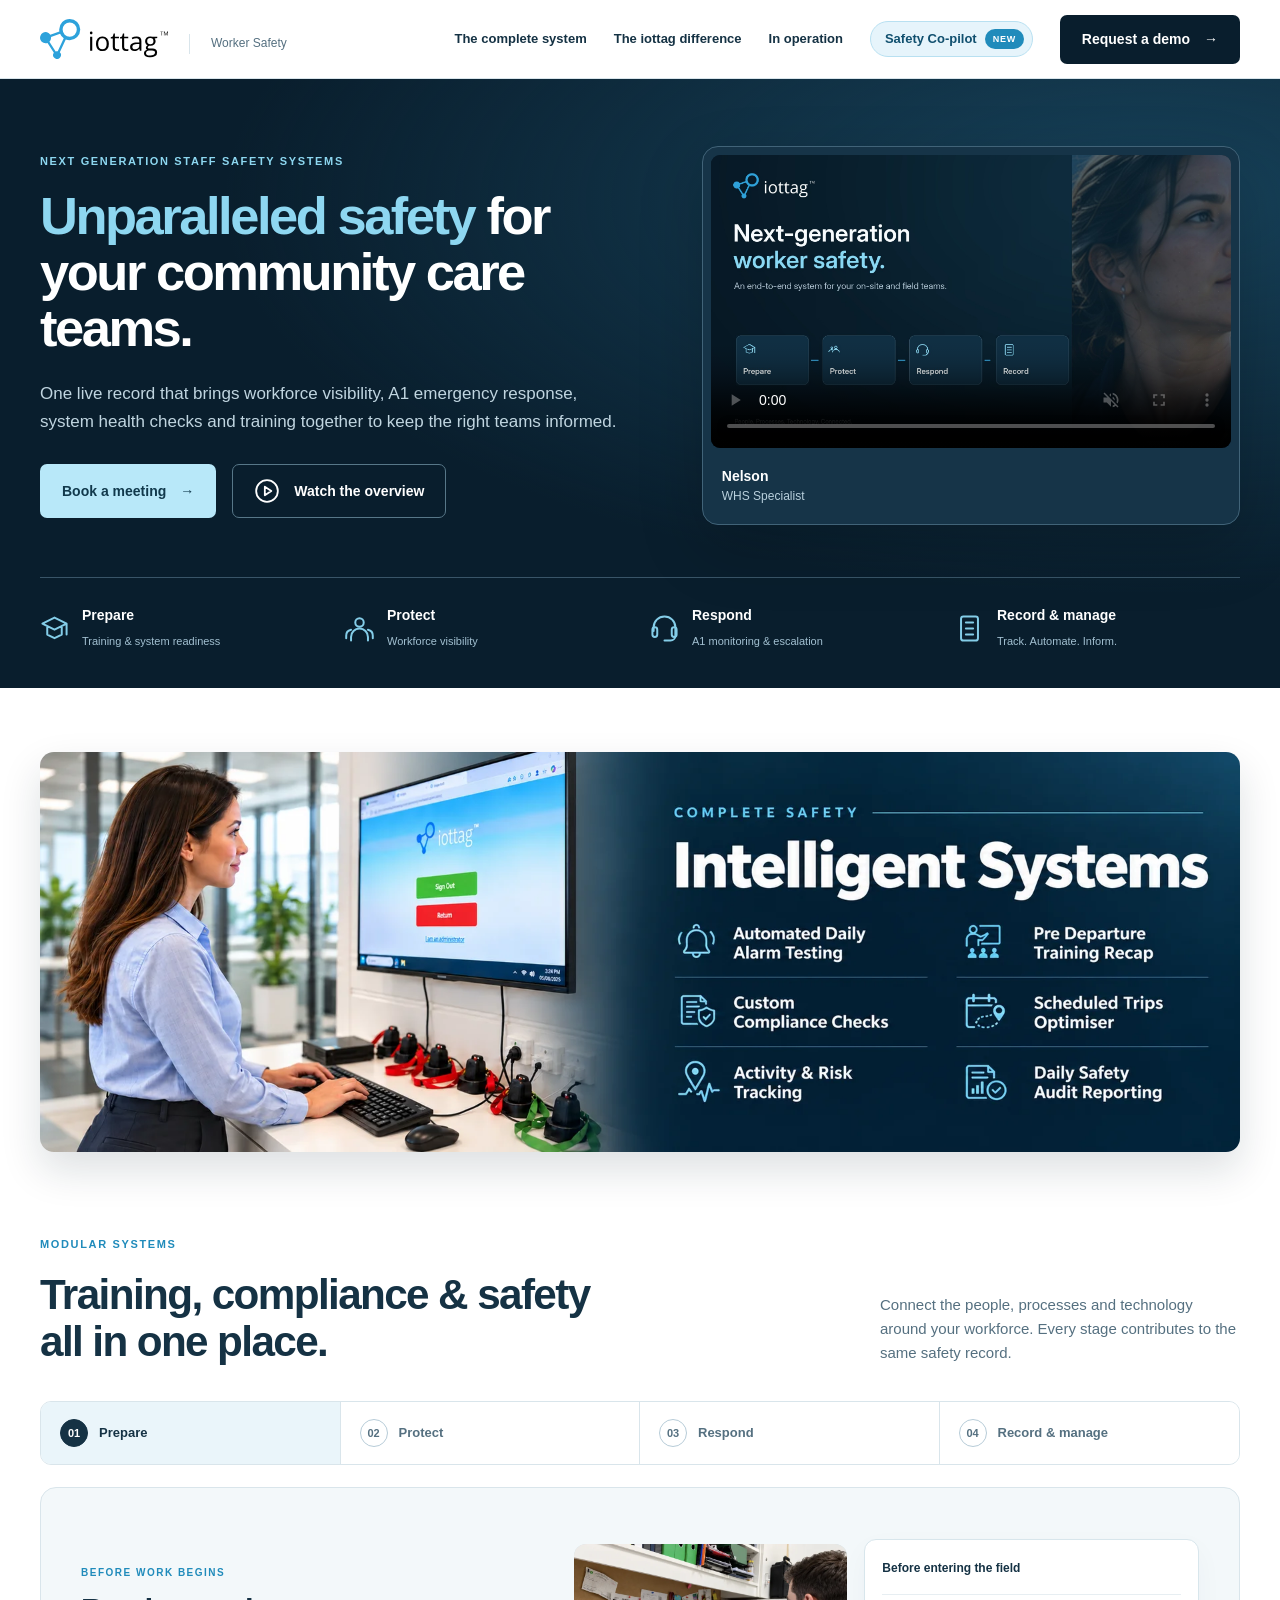
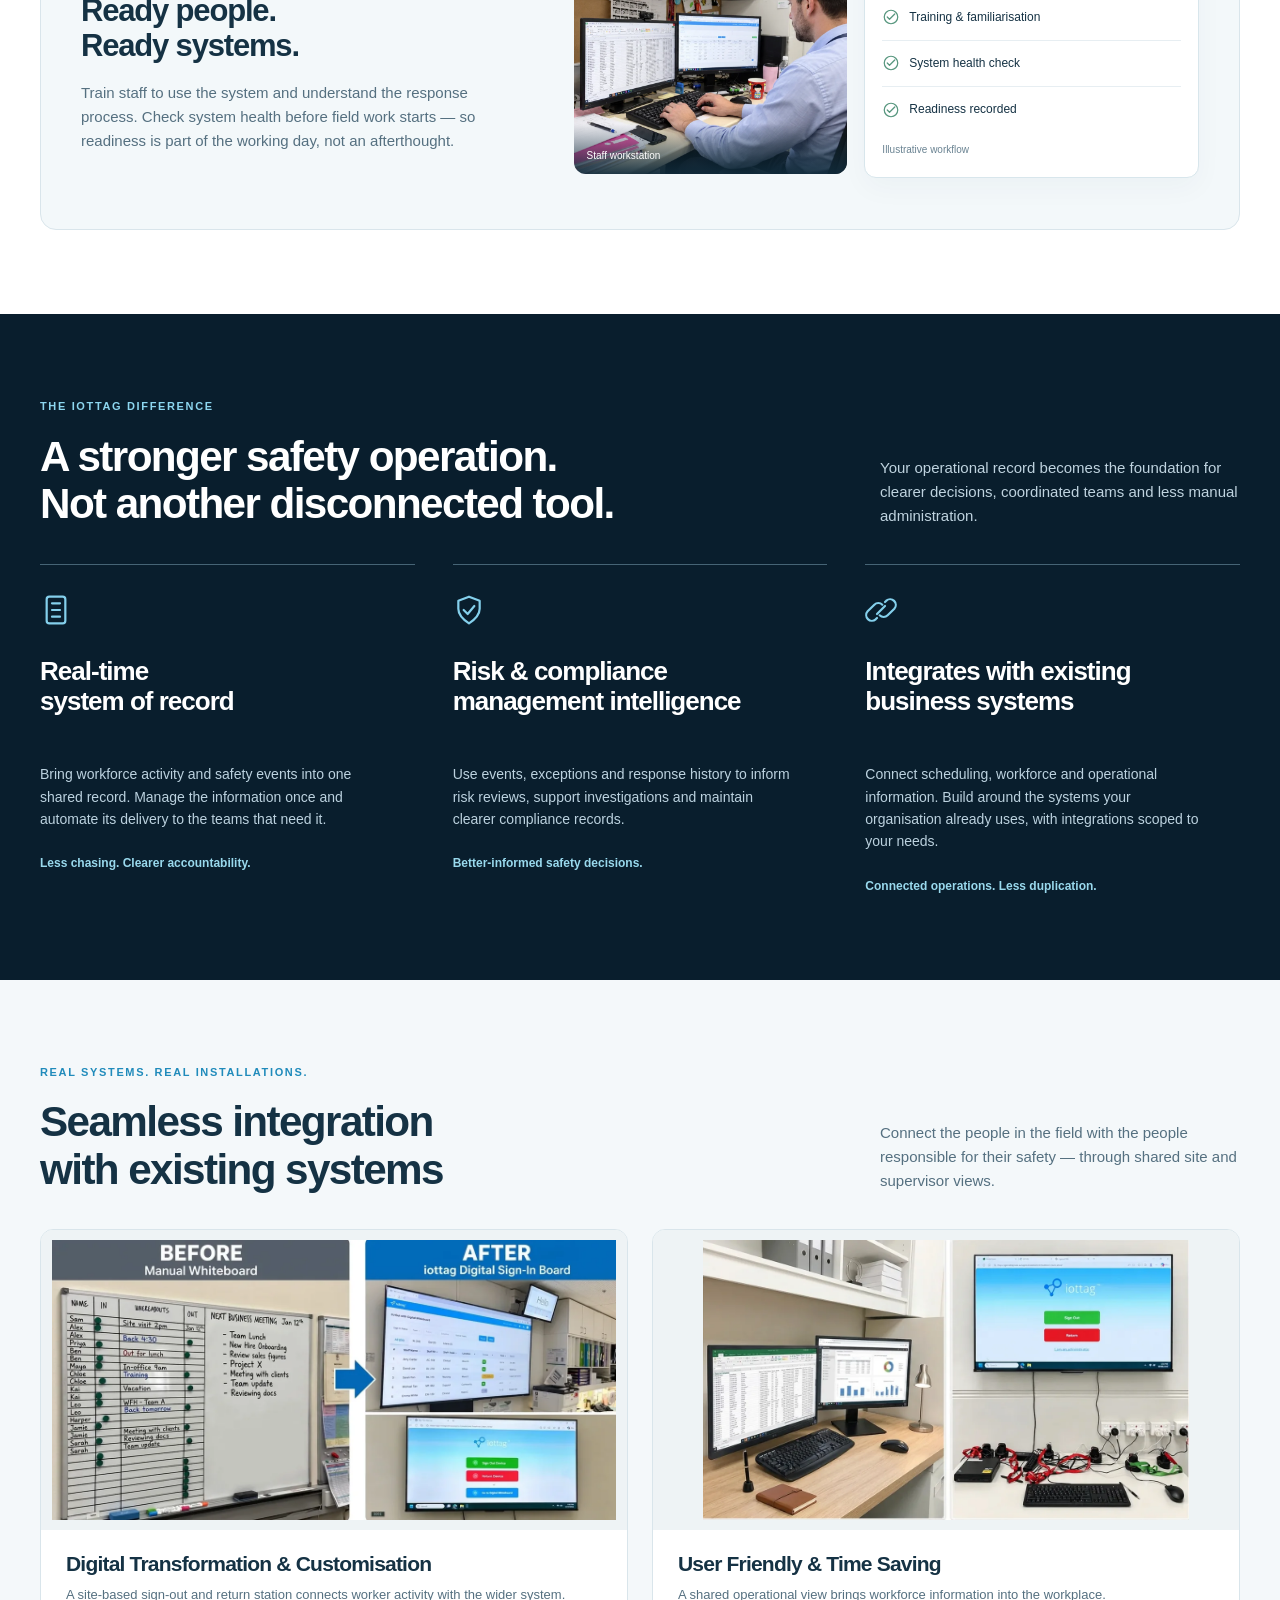
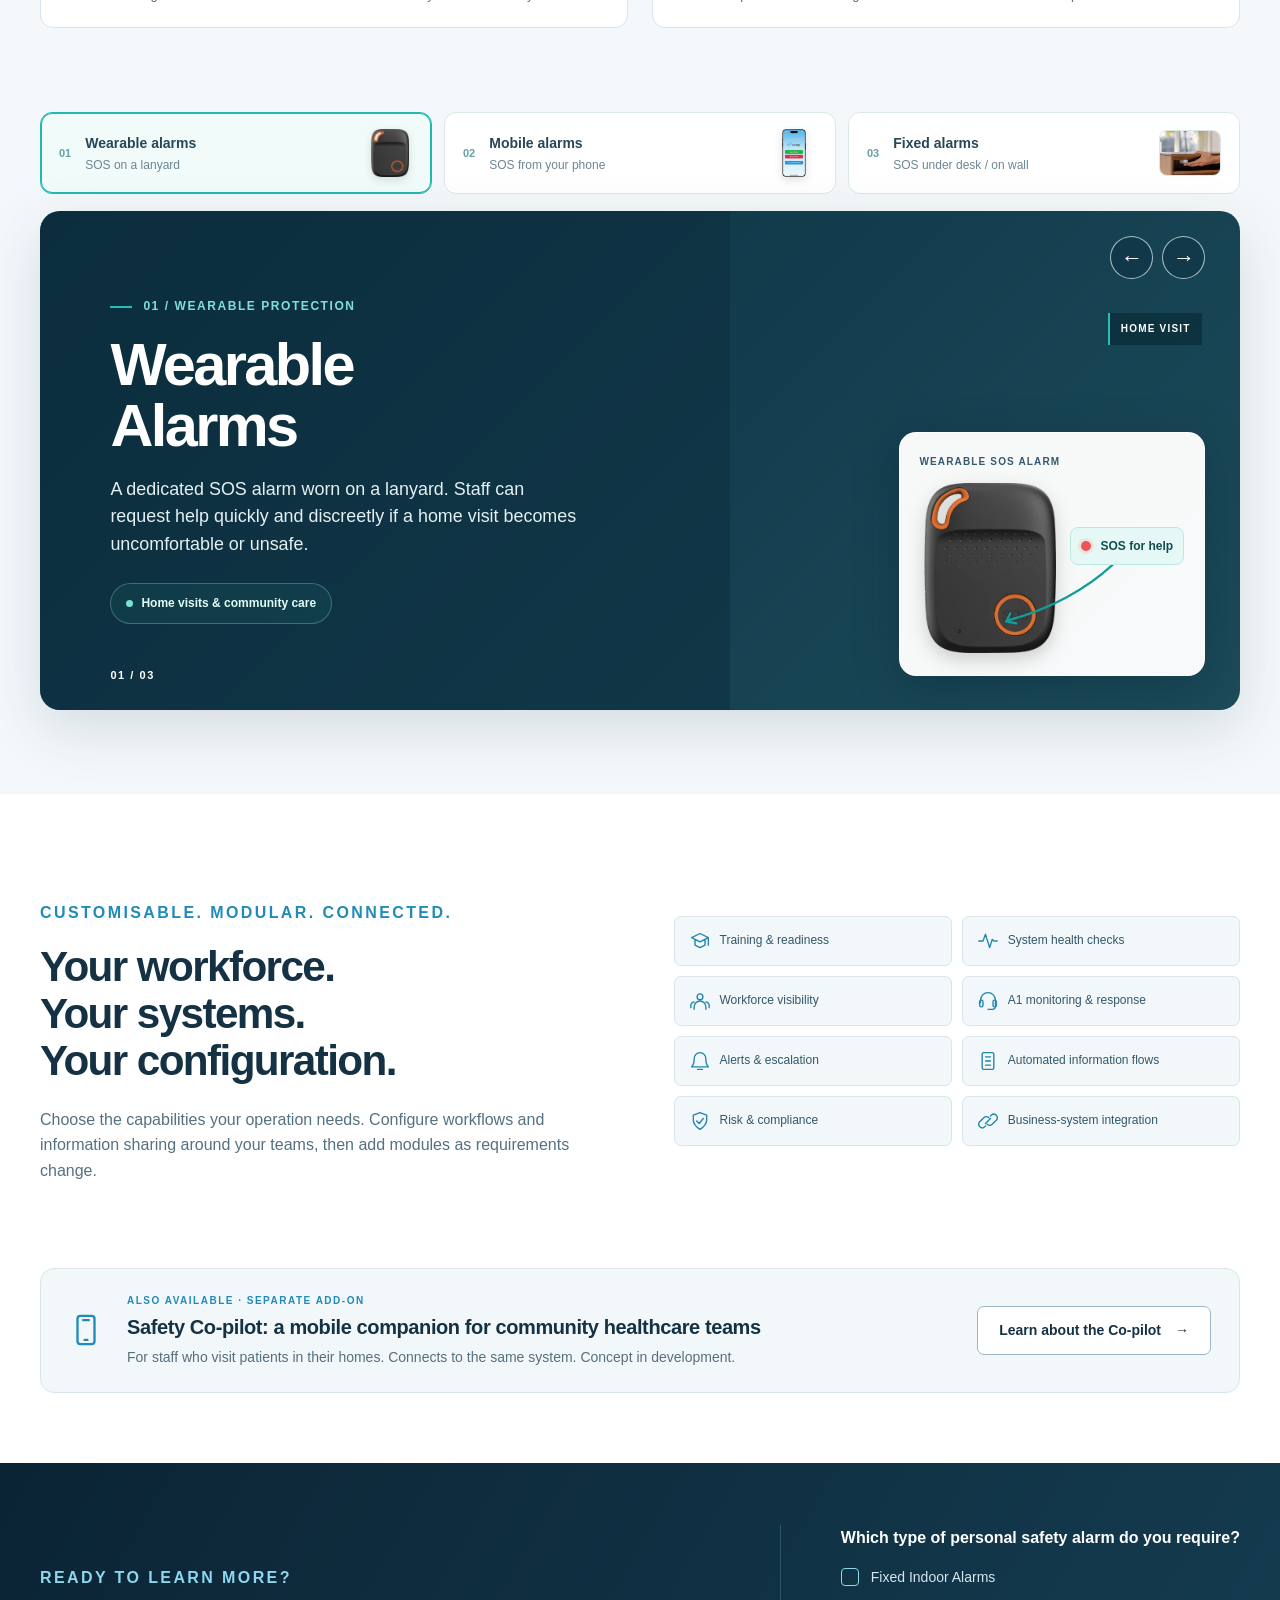
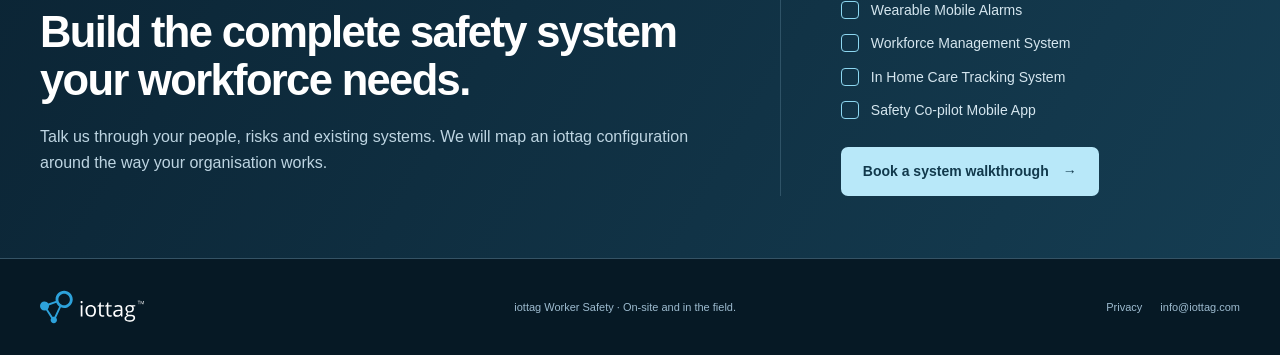
<file: index.html>
<!doctype html>
<html lang="en-AU">
<head>
<meta charset="utf-8">
<meta name="viewport" content="width=device-width,initial-scale=1">
<meta name="theme-color" content="#091e2d">
<meta name="robots" content="noindex, nofollow, noarchive">
<title>iottag Worker Safety | End-to-end enterprise safety systems</title>
<meta name="description" content="Connect training, pre-work system checks, workforce visibility and A1 emergency response. One real-time system of record, configured around your organisation.">
<link rel="canonical" href="https://loneworker.iottag.com/">
<meta property="og:type" content="website">
<meta property="og:title" content="Next-generation worker safety | iottag">
<meta property="og:description" content="Prepare. Protect. Respond. Record. An end-to-end enterprise safety system for on-site and field teams.">
<meta property="og:url" content="https://loneworker.iottag.com/">
<meta property="og:image" content="https://loneworker.iottag.com/assets/img/social-preview.jpg">
<meta property="og:image:width" content="1200">
<meta property="og:image:height" content="630">
<meta name="twitter:card" content="summary_large_image">
<link rel="icon" href="assets/img/favicon.svg" type="image/svg+xml">
<link rel="stylesheet" href="assets/css/style.css">
</head>
<body>
<a class="skip" href="#main">Skip to content</a>
<svg aria-hidden="true" style="position:absolute;width:0;height:0;overflow:hidden" xmlns="http://www.w3.org/2000/svg"><defs>
<symbol id="i-play" viewBox="0 0 24 24"><circle cx="12" cy="12" r="10"/><path d="m10 8 6 4-6 4Z"/></symbol>
<symbol id="i-training" viewBox="0 0 24 24"><path d="m2 8 10-5 10 5-10 5Z M6 10v7l6 3 6-3v-7 M22 8v9"/></symbol>
<symbol id="i-check" viewBox="0 0 24 24"><circle cx="12" cy="12" r="9"/><path d="m7 12 3 3 7-7"/></symbol>
<symbol id="i-people" viewBox="0 0 24 24"><circle cx="12" cy="7" r="3.5"/><path d="M5 22v-3a7 7 0 0 1 14 0v3 M1 20v-2a5 5 0 0 1 4-5 M23 20v-2a5 5 0 0 0-4-5"/></symbol>
<symbol id="i-headset" viewBox="0 0 24 24"><path d="M3 14v-3a9 9 0 0 1 18 0v7a4 4 0 0 1-4 4h-5"/><rect x="2" y="11" width="4" height="8" rx="2"/><rect x="18" y="11" width="4" height="8" rx="2"/></symbol>
<symbol id="i-record" viewBox="0 0 24 24"><rect x="5" y="2" width="14" height="20" rx="2"/><path d="M9 7h6 M9 12h6 M9 17h6"/></symbol>
<symbol id="i-shield" viewBox="0 0 24 24"><path d="m12 2 8 3v6c0 5-5 9-8 11-3-2-8-6-8-11V5Z"/><path d="m8 12 3 3 5-6"/></symbol>
<symbol id="i-link" viewBox="0 0 24 24"><path d="m9 15 6-6 M9 18l-1 1a4.25 4.25 0 0 1-6-6l5-5a4.25 4.25 0 0 1 6 0 M15 6l1-1a4.25 4.25 0 0 1 6 6l-5 5a4.25 4.25 0 0 1-6 0"/></symbol>
<symbol id="i-pulse" viewBox="0 0 24 24"><path d="M1 12h5l3-8 5 16 3-10 2 2h4"/></symbol>
<symbol id="i-phone" viewBox="0 0 24 24"><rect x="6" y="2" width="12" height="20" rx="2"/><path d="M10 5h4 M11 19h2"/></symbol>
<symbol id="i-screen" viewBox="0 0 24 24"><rect x="2" y="3" width="20" height="14" rx="2"/><path d="M12 17v5 M7 22h10"/></symbol>
<symbol id="i-bell" viewBox="0 0 24 24"><path d="M5 9a7 7 0 0 1 14 0c0 9 3 9 3 10H2c0-1 3-1 3-10 M9 22h6"/></symbol>
</defs></svg>
<header class="topbar"><div class="wrap nav"><a class="brand" href="#main" aria-label="iottag Worker Safety home"><img src="assets/img/logo.svg" alt="iottag" width="134" height="42"><span>Worker Safety</span></a><nav class="navlinks" aria-label="Main navigation"><a href="#system">The complete system</a><a href="#intelligence">The iottag difference</a><a href="#in-operation">In operation</a><a href="copilot.html" class="nav-new">Safety Co-pilot <b>New</b></a><a href="#contact" class="btn dark">Request a demo <span aria-hidden="true">&rarr;</span></a></nav></div></header>
<main id="main">
<section class="hero" aria-labelledby="hero-title"><div class="wrap"><div class="hero-grid"><div><p class="eyebrow light">Next generation staff safety systems</p><h1 id="hero-title"><span>Unparalleled safety</span> for your community care teams.</h1><p class="lead">One live record that brings workforce visibility, A1 emergency response, system health checks and training together to keep the right teams informed.</p><div class="hero-actions"><a href="#contact" class="btn blue">Book a meeting <span aria-hidden="true">&rarr;</span></a><button class="btn outline" type="button" id="watch-video"><svg class="icon" aria-hidden="true"><use href="#i-play"/></svg>Watch the overview</button></div></div>
<div id="video"><figure class="film"><div class="player"><video controls playsinline preload="metadata" id="worker-video" poster="assets/img/video-poster.jpg" aria-label="iottag end-to-end worker safety overview with Nelson, WHS Specialist"><source src="assets/video/WA-Health-Nelson_iottag_final.mp4" type="video/mp4">Your browser does not support this video. Please use a browser with MP4 playback support.</video><button type="button" class="video-cover" id="video-cover" aria-label="Play the 55-second iottag Worker Safety overview"><img src="assets/img/video-poster.jpg" alt="" width="1920" height="1080"><span class="play-pill"><svg class="icon" aria-hidden="true"><use href="#i-play"/></svg>Play overview</span></button></div><figcaption><div><strong>Nelson</strong><p>WHS Specialist</p></div></figcaption></figure></div></div>
<div class="hero-strip" aria-label="The connected safety lifecycle"><div class="hero-stage"><svg class="icon" aria-hidden="true"><use href="#i-training"/></svg><div><b>Prepare</b><span>Training &amp; system readiness</span></div></div><div class="hero-stage"><svg class="icon" aria-hidden="true"><use href="#i-people"/></svg><div><b>Protect</b><span>Workforce visibility</span></div></div><div class="hero-stage"><svg class="icon" aria-hidden="true"><use href="#i-headset"/></svg><div><b>Respond</b><span>A1 monitoring &amp; escalation</span></div></div><div class="hero-stage"><svg class="icon" aria-hidden="true"><use href="#i-record"/></svg><div><b>Record &amp; manage</b><span>Track. Automate. Inform.</span></div></div></div></div></section>
<section class="feature-banner" aria-label="Intelligent systems"><div class="wrap"><img src="assets/img/intelligent-systems.webp" alt="Complete safety, intelligent systems: automated daily alarm testing, pre-departure training recap, custom compliance checks, scheduled trips optimiser, activity and risk tracking, and daily safety audit reporting. A staff member signs out a device at an iottag station." width="1800" height="600" loading="lazy" decoding="async"></div></section>
<section class="section lifecycle" id="system" aria-labelledby="system-title"><div class="wrap"><div class="section-top"><div><p class="eyebrow">Modular systems</p><h2 class="section-title" id="system-title">Training, compliance &amp; safety<br>all in one place.</h2></div><p>Connect the people, processes and technology around your workforce. Every stage contributes to the same safety record.</p></div>
<div id="system-tour"><div class="tabs" role="tablist" aria-label="Explore the complete worker safety system"><button class="tab" id="tab-0" role="tab" aria-selected="true" aria-controls="panel-0" tabindex="0" data-step="0"><span>01</span>Prepare</button><button class="tab" id="tab-1" role="tab" aria-selected="false" aria-controls="panel-1" tabindex="-1" data-step="1"><span>02</span>Protect</button><button class="tab" id="tab-2" role="tab" aria-selected="false" aria-controls="panel-2" tabindex="-1" data-step="2"><span>03</span>Respond</button><button class="tab" id="tab-3" role="tab" aria-selected="false" aria-controls="panel-3" tabindex="-1" data-step="3"><span>04</span>Record &amp; manage</button></div>
<div class="panel active" id="panel-0" role="tabpanel" aria-labelledby="tab-0"><div class="panel-copy"><p class="eyebrow">Before work begins</p><h3>Ready people.<br>Ready systems.</h3><p>Train staff to use the system and understand the response process. Check system health before field work starts &mdash; so readiness is part of the working day, not an afterthought.</p></div><div class="panel-visual checks"><figure class="training-photo"><img src="assets/img/staff-workstation.webp" alt="Illustrative staff member reviewing iottag workforce records at a desk workstation" width="900" height="750" loading="eager"><figcaption>Staff workstation</figcaption></figure><div class="check-card"><div class="check-title">Before entering the field</div><div class="check-row"><svg class="icon" aria-hidden="true"><use href="#i-check"/></svg>Training &amp; familiarisation</div><div class="check-row"><svg class="icon" aria-hidden="true"><use href="#i-check"/></svg>System health check</div><div class="check-row"><svg class="icon" aria-hidden="true"><use href="#i-check"/></svg>Readiness recorded</div><p class="check-note">Illustrative workflow</p></div></div></div>
<div class="panel" id="panel-1" role="tabpanel" aria-labelledby="tab-1" hidden><div class="panel-copy"><p class="eyebrow">While people are working</p><h3>A shared view of<br>your workforce.</h3><p>Bring schedules, journeys, available location and worker status together. Supervisors see the working day, while A1 monitors staff and safety alerts through the connected system.</p></div><div class="panel-visual map-view"><div class="map-panel"><svg viewBox="0 0 300 265" role="img" aria-label="Illustrative worker journey map, not a real address"><rect width="300" height="265" fill="#d5e5eb"/><g fill="#bdd5df"><rect x="15" y="16" width="70" height="56" rx="6"/><rect x="117" y="16" width="68" height="56" rx="6"/><rect x="221" y="16" width="65" height="56" rx="6"/><rect x="15" y="112" width="70" height="60" rx="6"/><rect x="117" y="112" width="68" height="60" rx="6"/><rect x="221" y="112" width="65" height="60" rx="6"/><rect x="15" y="210" width="70" height="50" rx="6"/><rect x="117" y="210" width="68" height="50" rx="6"/><rect x="221" y="210" width="65" height="50" rx="6"/></g><g stroke="#f8fcff" stroke-width="12" fill="none"><path d="M101 0v265 M203 0v265 M0 92h300 M0 190h300"/></g><path class="route" d="M36 190h65V92h102V57" stroke="#238fbd" stroke-width="4" stroke-linejoin="round" fill="none"/><g fill="#2da2db" stroke="white" stroke-width="3"><circle cx="203" cy="57" r="8"/><circle cx="101" cy="92" r="8"/><circle cx="203" cy="190" r="8"/></g></svg><span class="map-label">Workforce view</span></div><div class="status-list"><div class="status-card"><svg class="icon" aria-hidden="true"><use href="#i-headset"/></svg><b>A1 monitoring</b><p>Worker status &amp; alerts</p></div><div class="status-card"><svg class="icon" aria-hidden="true"><use href="#i-people"/></svg><b>Supervisor visibility</b><p>Activity &amp; exceptions</p></div><div class="status-card"><b>One operational view</b><p>On-site &middot; In transit &middot; On visit</p></div></div></div></div>
<div class="panel" id="panel-2" role="tabpanel" aria-labelledby="tab-2" hidden><div class="panel-copy"><p class="eyebrow">When help is needed</p><h3>A1 emergency response.<br>People behind the process.</h3><p>A1 call-centre monitoring connects the alert to your agreed escalation process. Available location and incident audio help inform the response, while supervisors receive updates.</p></div><div class="panel-visual"><div class="response-diagram"><svg class="connecting" viewBox="0 0 550 260" preserveAspectRatio="none" aria-hidden="true"><path class="signal-path" d="M76 130H268 M290 130H360V68H466 M360 130V205H466"/></svg><div class="process-box alert"><svg class="icon" aria-hidden="true"><use href="#i-bell"/></svg><b>Worker alert</b><p>Help needed</p></div><div class="process-box a1"><svg class="icon" aria-hidden="true"><use href="#i-headset"/></svg><b>A1 response</b><p>Monitoring<br>&amp; escalation</p></div><div class="branch"><div class="process-box"><svg class="icon" aria-hidden="true"><use href="#i-shield"/></svg><b>Emergency services</b><p>Police / ambulance</p></div><div class="process-box"><svg class="icon" aria-hidden="true"><use href="#i-people"/></svg><b>Supervisors</b><p>Alerts &amp; updates</p></div></div></div><p class="scenario-note">Response configured around your organisation.</p></div></div>
<div class="panel" id="panel-3" role="tabpanel" aria-labelledby="tab-3" hidden><div class="panel-copy"><p class="eyebrow">Across the entire operation</p><h3>Record what happens.<br>Keep the right teams informed.</h3><p>Track activity, alerts, response actions and outcomes in one live record. Automate relevant information to supervisors, WHS and response teams &mdash; instead of chasing updates across disconnected tools.</p></div><div class="panel-visual"><div class="record-visual"><div class="record-title"><strong>Real-time system of record</strong><svg class="icon" aria-hidden="true"><use href="#i-record"/></svg></div><div class="record-lines"><div><i></i>Training &amp; readiness recorded<em>Before work</em></div><div><i></i>Worker activity updated<em>During work</em></div><div><i></i>Alert &amp; response captured<em>Incident</em></div><div><i></i>Relevant teams informed<em>Automated flow</em></div></div></div><p class="scenario-note">Illustrative event history &mdash; not a live worker record.</p></div></div>
</div></div></section>
<section class="section enterprise" id="intelligence" aria-labelledby="intelligence-title"><div class="wrap"><div class="section-top"><div><p class="eyebrow light">The iottag difference</p><h2 class="section-title" id="intelligence-title">A stronger safety operation.<br>Not another disconnected tool.</h2></div><p>Your operational record becomes the foundation for clearer decisions, coordinated teams and less manual administration.</p></div><div class="enterprise-grid"><article class="usp"><svg class="icon" aria-hidden="true"><use href="#i-record"/></svg><h3>Real-time<br>system of record</h3><p>Bring workforce activity and safety events into one shared record. Manage the information once and automate its delivery to the teams that need it.</p><span class="benefit">Less chasing. Clearer accountability.</span></article><article class="usp"><svg class="icon" aria-hidden="true"><use href="#i-shield"/></svg><h3>Risk &amp; compliance management intelligence</h3><p>Use events, exceptions and response history to inform risk reviews, support investigations and maintain clearer compliance records.</p><span class="benefit">Better-informed safety decisions.</span></article><article class="usp"><svg class="icon" aria-hidden="true"><use href="#i-link"/></svg><h3>Integrates with existing business systems</h3><p>Connect scheduling, workforce and operational information. Build around the systems your organisation already uses, with integrations scoped to your needs.</p><span class="benefit">Connected operations. Less duplication.</span></article></div></div></section>
<section class="section proof" id="in-operation" aria-labelledby="proof-title"><div class="wrap"><div class="section-top"><div><p class="eyebrow">Real systems. Real installations.</p><h2 class="section-title" id="proof-title">Seamless integration<br>with existing systems</h2></div><p>Connect the people in the field with the people responsible for their safety &mdash; through shared site and supervisor views.</p></div><div class="proof-grid"><figure class="proof-card"><div class="proof-photo"><img src="assets/img/signout-station.webp" alt="Before and after: a manual staff whiteboard replaced by the iottag digital sign-in board and sign-out display" width="1200" height="596" loading="lazy" decoding="async"></div><figcaption><h3>Digital Transformation &amp; Customisation</h3><p>A site-based sign-out and return station connects worker activity with the wider system.</p></figcaption></figure><figure class="proof-card"><div class="proof-photo"><img src="assets/img/operational-display.webp" alt="iottag workstations and a wall-mounted sign-out display with safety devices on the desk" width="1200" height="690" loading="lazy" decoding="async"></div><figcaption><h3>User Friendly &amp; Time Saving</h3><p>A shared operational view brings workforce information into the workplace.</p></figcaption></figure></div></div></section>
<section class="section alarms" id="alarm-types" aria-label="Personal alarm options"><div class="wrap"><div class="al-tabs" role="tablist" aria-label="Choose alarm type"><button type="button" role="tab" id="al-tab-0" aria-controls="al-slide-0" aria-selected="true" tabindex="0"><span class="al-index">01</span><span><span class="al-tab-title">Wearable alarms</span><span class="al-tab-sub">SOS on a lanyard</span></span><img class="al-thumb" src="assets/img/sos-pendant.webp" alt="" width="323" height="417" loading="lazy" decoding="async"></button><button type="button" role="tab" id="al-tab-1" aria-controls="al-slide-1" aria-selected="false" tabindex="-1"><span class="al-index">02</span><span><span class="al-tab-title">Mobile alarms</span><span class="al-tab-sub">SOS from your phone</span></span><img class="al-thumb" src="assets/img/mobile-app.webp" alt="" width="152" height="308" loading="lazy" decoding="async"></button><button type="button" role="tab" id="al-tab-2" aria-controls="al-slide-2" aria-selected="false" tabindex="-1"><span class="al-index">03</span><span><span class="al-tab-title">Fixed alarms</span><span class="al-tab-sub">SOS under desk / on wall</span></span><img class="al-thumb photo" src="assets/img/fixed-alarm.webp" alt="" width="920" height="696" loading="lazy" decoding="async"></button></div><div class="al-carousel" role="region" aria-roledescription="carousel" aria-label="Personal alarm options"><article class="al-slide is-active" id="al-slide-0" role="tabpanel" aria-labelledby="al-tab-0" aria-roledescription="slide" aria-label="Slide 1 of 3: Wearable alarm" aria-hidden="false"><span class="al-cue">Home visit</span><div class="al-copy"><span class="al-kicker">01 / Wearable protection</span><h3 class="al-title">Wearable<br>Alarms</h3><p class="al-detail">A dedicated SOS alarm worn on a lanyard. Staff can request help quickly and discreetly if a home visit becomes uncomfortable or unsafe.</p><span class="al-context">Home visits &amp; community care</span></div><div class="al-card" role="img" aria-label="iottag wearable alarm with SOS for help callout"><div class="al-card-top"><span class="al-card-type">Wearable SOS alarm</span></div><img class="al-wear" src="assets/img/sos-pendant.webp" alt="Black and orange iottag wearable alarm with SOS button" width="323" height="417" loading="lazy" decoding="async"><div class="al-sos"><i aria-hidden="true"></i>SOS for help</div><svg class="al-annotation" viewBox="0 0 306 244" aria-hidden="true"><path d="M214 133 C188 157 151 178 108 189"/><path d="M111 182 L107 190 L117 192"/></svg></div></article><article class="al-slide" id="al-slide-1" role="tabpanel" aria-labelledby="al-tab-1" aria-roledescription="slide" aria-label="Slide 2 of 3: Mobile alarm" aria-hidden="true"><span class="al-cue">Off and on site safety</span><div class="al-copy"><span class="al-kicker">02 / Phone-based protection</span><h3 class="al-title">Mobile<br>Alarms</h3><p class="al-detail">If a client becomes aggressive or the situation escalates, staff can use the mobile app to raise an SOS without leaving the visit unprotected.</p><span class="al-context">Solo visits &amp; outreach staff</span></div><div class="al-card" role="img" aria-label="iottag mobile app with SOS for help callout"><div class="al-card-top"><span class="al-card-type">Mobile SOS</span></div><div class="al-phone" aria-hidden="true"><div class="al-phone-screen"><div class="al-phone-logo">iottag</div><div class="al-phone-dot"></div><div class="al-phone-line"></div><div class="al-phone-btn"></div><div class="al-phone-btn alt"></div><div class="al-phone-btn small"></div></div></div><div class="al-sos"><i aria-hidden="true"></i>SOS for help</div><svg class="al-annotation" viewBox="0 0 306 244" aria-hidden="true"><path d="M212 132 C186 151 149 164 86 161"/><path d="M97 155 L85 161 L96 168"/></svg></div></article><article class="al-slide" id="al-slide-2" role="tabpanel" aria-labelledby="al-tab-2" aria-roledescription="slide" aria-label="Slide 3 of 3: Fixed alarm" aria-hidden="true"><span class="al-cue">Patient-facing workplace</span><div class="al-copy"><span class="al-kicker">03 / On-site protection</span><h3 class="al-title">Fixed<br>Alarms</h3><p class="al-detail">A discreet alarm fitted under a desk or on a wall gives staff immediate access to help when a patient or visitor becomes confrontational.</p><span class="al-context">Clinics, reception &amp; consulting rooms</span></div><div class="al-card" role="img" aria-label="Fixed under-desk alarm with SOS for help callout"><div class="al-card-top"><span class="al-card-type">Fixed duress alarm</span></div><img class="al-fixed" src="assets/img/fixed-alarm.webp" alt="Compact fixed duress alarm mounted discreetly beneath a desk with a staff member reaching toward it" width="920" height="696" loading="lazy" decoding="async"><div class="al-sos"><i aria-hidden="true"></i>SOS for help</div><svg class="al-annotation" viewBox="0 0 306 244" aria-hidden="true"><path d="M214 136 C176 145 128 154 76 160"/><path d="M87 152 L75 160 L88 166"/></svg></div></article><div class="al-controls"><button type="button" class="al-arrow al-prev" aria-label="Previous alarm type">&#8592;</button><button type="button" class="al-arrow al-next" aria-label="Next alarm type">&#8594;</button></div><div class="al-counter" aria-live="polite">01 / 03</div></div></div></section>
<section class="section" aria-labelledby="modular-title"><div class="wrap modular-grid"><div class="modular-copy"><p class="eyebrow">Customisable. Modular. Connected.</p><h2 class="section-title" id="modular-title">Your workforce.<br>Your systems.<br>Your configuration.</h2><p>Choose the capabilities your operation needs. Configure workflows and information sharing around your teams, then add modules as requirements change.</p></div><div><div class="modules" aria-label="Configurable capabilities"><div class="module"><svg class="icon" aria-hidden="true"><use href="#i-training"/></svg>Training &amp; readiness</div><div class="module"><svg class="icon" aria-hidden="true"><use href="#i-pulse"/></svg>System health checks</div><div class="module"><svg class="icon" aria-hidden="true"><use href="#i-people"/></svg>Workforce visibility</div><div class="module"><svg class="icon" aria-hidden="true"><use href="#i-headset"/></svg>A1 monitoring &amp; response</div><div class="module"><svg class="icon" aria-hidden="true"><use href="#i-bell"/></svg>Alerts &amp; escalation</div><div class="module"><svg class="icon" aria-hidden="true"><use href="#i-record"/></svg>Automated information flows</div><div class="module"><svg class="icon" aria-hidden="true"><use href="#i-shield"/></svg>Risk &amp; compliance</div><div class="module"><svg class="icon" aria-hidden="true"><use href="#i-link"/></svg>Business-system integration</div></div></div></div></section>
<section class="cp-addon" id="copilot" aria-labelledby="copilot-title"><div class="wrap"><div class="cp-addon-card"><svg class="icon" aria-hidden="true"><use href="#i-phone"/></svg><div><p class="eyebrow">Also available &middot; Separate add-on</p><h2 id="copilot-title">Safety Co-pilot: a mobile companion for community healthcare teams</h2><p>For staff who visit patients in their homes. Connects to the same system. Concept in development.</p></div><a class="btn ghost" href="copilot.html">Learn about the Co-pilot <span aria-hidden="true">&rarr;</span></a></div></div></section>
<section class="contact" id="contact" aria-labelledby="contact-title"><div class="wrap contact-grid"><div><p class="eyebrow light">Ready to learn more?</p><h2 id="contact-title">Build the complete safety system<br>your workforce needs.</h2><p>Talk us through your people, risks and existing systems. We will map an iottag configuration around the way your organisation works.</p></div><div class="contact-side"><p class="contact-q">Which type of personal safety alarm do you require?</p><ul class="contact-options"><li><label><input type="checkbox" name="alarm-type" value="Fixed Indoor Alarms"><span class="tick" aria-hidden="true"></span>Fixed Indoor Alarms</label></li><li><label><input type="checkbox" name="alarm-type" value="Wearable Mobile Alarms"><span class="tick" aria-hidden="true"></span>Wearable Mobile Alarms</label></li><li><label><input type="checkbox" name="alarm-type" value="Workforce Management System"><span class="tick" aria-hidden="true"></span>Workforce Management System</label></li><li><label><input type="checkbox" name="alarm-type" value="In Home Care Tracking System"><span class="tick" aria-hidden="true"></span>In Home Care Tracking System</label></li><li><label><input type="checkbox" name="alarm-type" value="Safety Co-pilot Mobile App"><span class="tick" aria-hidden="true"></span>Safety Co-pilot Mobile App</label></li></ul><a id="demo-email" class="btn blue" href="mailto:info@iottag.com?subject=iottag%20Worker%20Safety%20system%20walkthrough&amp;body=Hello%20iottag%2C%0A%0AI%20would%20like%20to%20discuss%20an%20end-to-end%20worker%20safety%20system.%0A%0AOrganisation%3A%0AWorkforce%20size%3A%0ACurrent%20systems%3A%0APhone%3A%0A%0AThank%20you.">Book a system walkthrough <span aria-hidden="true">&rarr;</span></a></div></div></section>
<dialog class="enquiry" id="enquiry" aria-labelledby="enquiry-title"><form class="enquiry-form" id="enquiry-form"><button type="button" class="enquiry-close" aria-label="Close" data-close>&times;</button><p class="eyebrow">Book a system walkthrough</p><h2 id="enquiry-title">Tell us how to reach you</h2><p class="enquiry-intro">Our team will contact you to arrange a walkthrough of the iottag system.</p><p class="enquiry-interests" id="enquiry-interests" hidden></p><div class="enquiry-grid"><label>Name<input type="text" name="name" autocomplete="name" maxlength="200" required></label><label>Company<input type="text" name="company" autocomplete="organization" maxlength="200" required></label><label>Role <span>(optional)</span><input type="text" name="role" autocomplete="organization-title" maxlength="200"></label><label>Email<input type="email" name="email" autocomplete="email" maxlength="254" required></label><label>Phone<input type="tel" name="phone" autocomplete="tel" maxlength="40" pattern="\+?[0-9 \(\)\.\/\-]{6,30}" title="Digits, spaces and + ( ) - only" required></label></div><label class="enquiry-trap" aria-hidden="true">Website<input type="text" name="website" tabindex="-1" autocomplete="off"></label><p class="enquiry-status" id="enquiry-status" role="status" aria-live="polite"></p><button type="submit" class="btn dark">Send request <span aria-hidden="true">&rarr;</span></button><p class="enquiry-note">See how we handle your details in our <a href="privacy.html">privacy information</a>.</p></form><div class="enquiry-done" id="enquiry-done" hidden><button type="button" class="enquiry-close" aria-label="Close" data-close>&times;</button><p class="eyebrow">Request sent</p><h2>Thank you.</h2><p>We have your details and will be in touch to arrange your walkthrough.</p><button type="button" class="btn dark" data-close>Close</button></div></dialog>
</main>
<footer class="footer"><div class="wrap footer-inner"><a href="#main" aria-label="Back to iottag Worker Safety"><img src="assets/img/logo-footer.svg" alt="iottag" width="134" height="42"></a><p class="footer-credit">iottag Worker Safety &middot; On-site and in the field.</p><span class="footer-links"><a href="privacy.html">Privacy</a><a href="mailto:info@iottag.com">info@iottag.com</a></span></div></footer>
<script src="assets/js/main.js" defer></script>
</body>
</html>
</file>
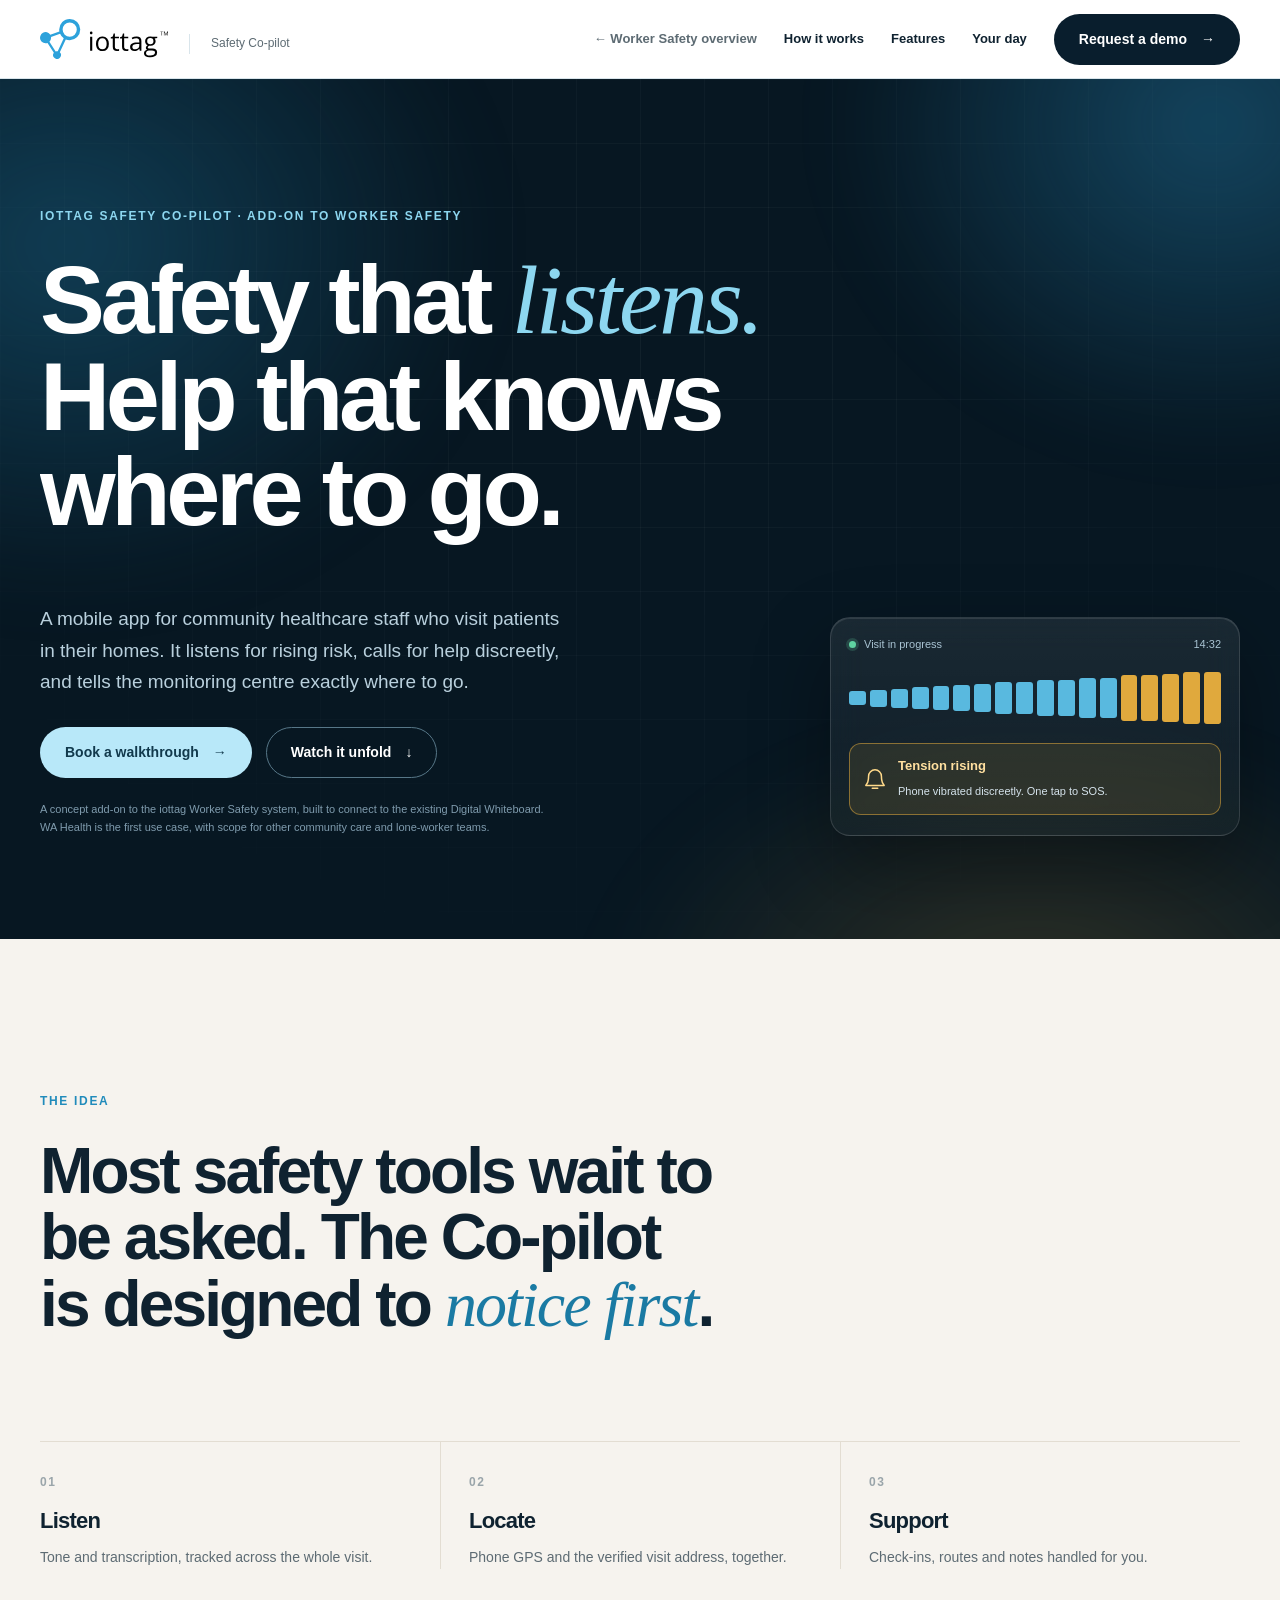
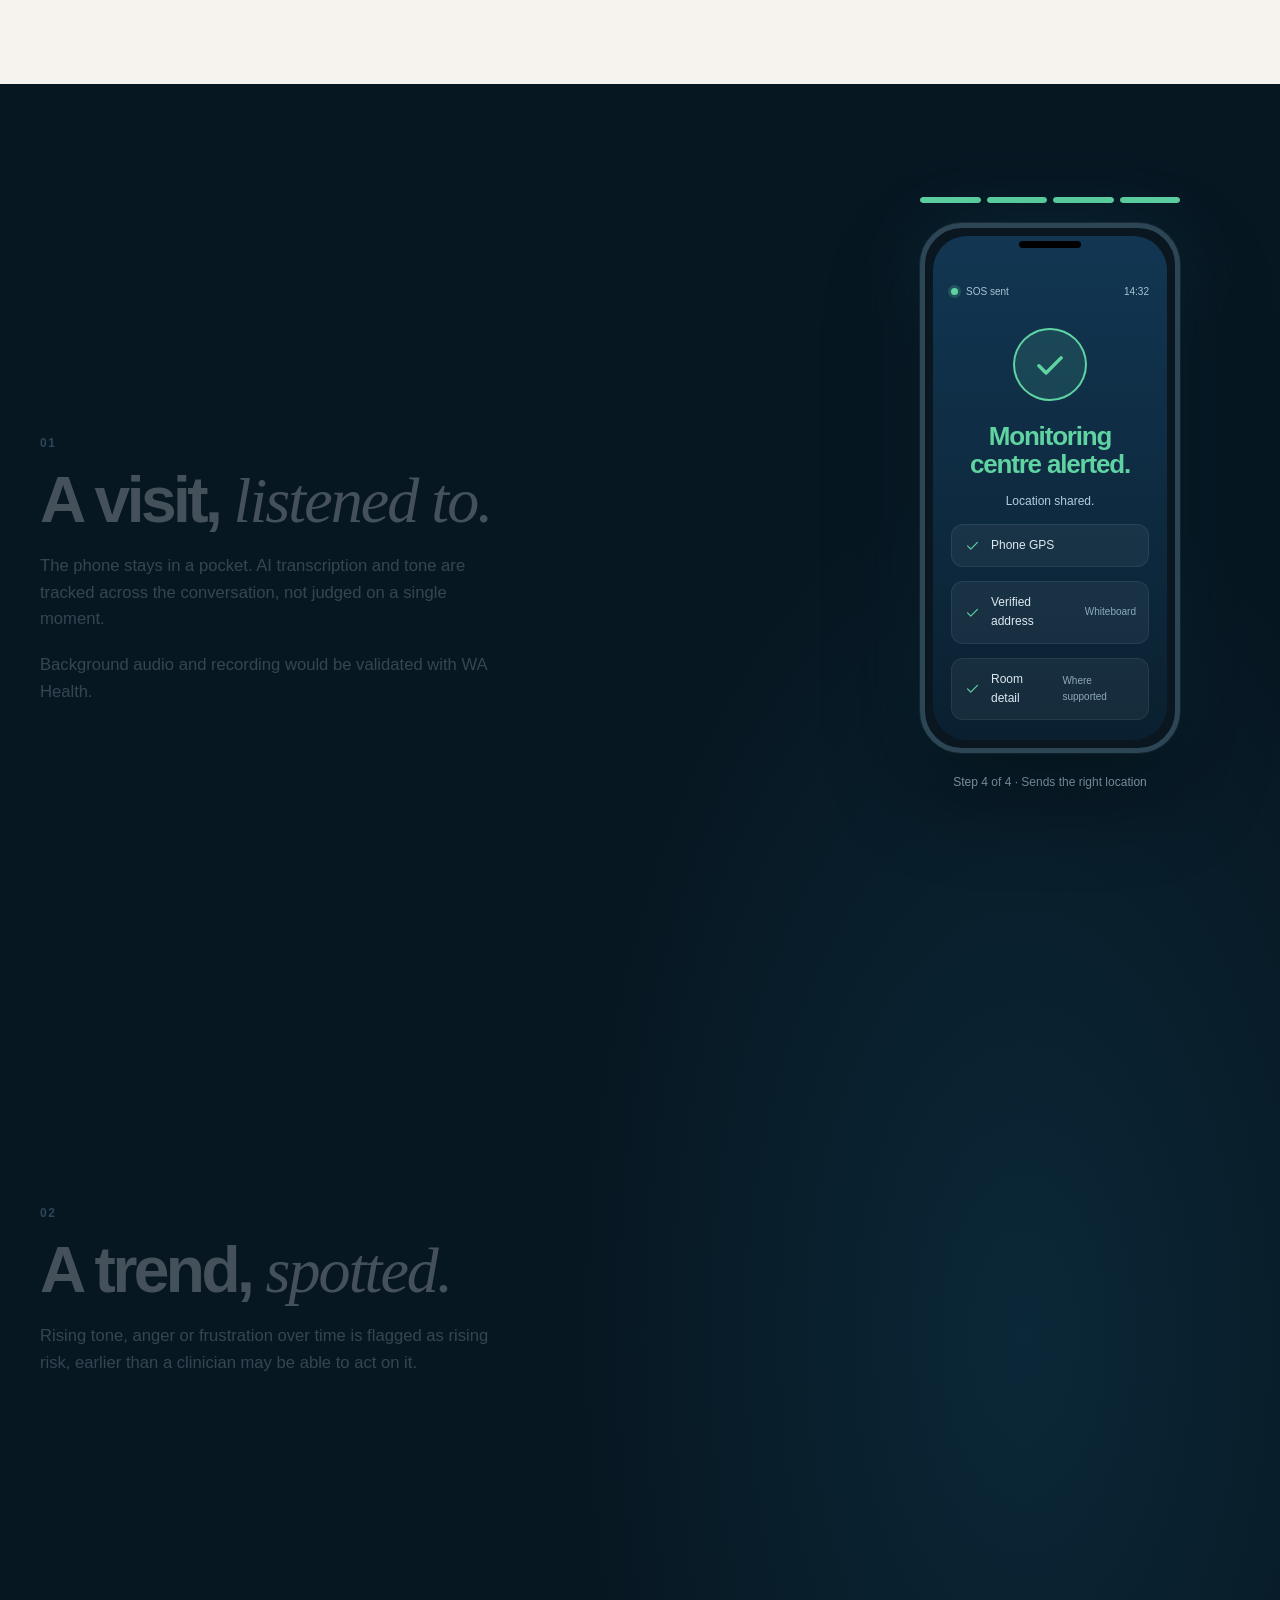
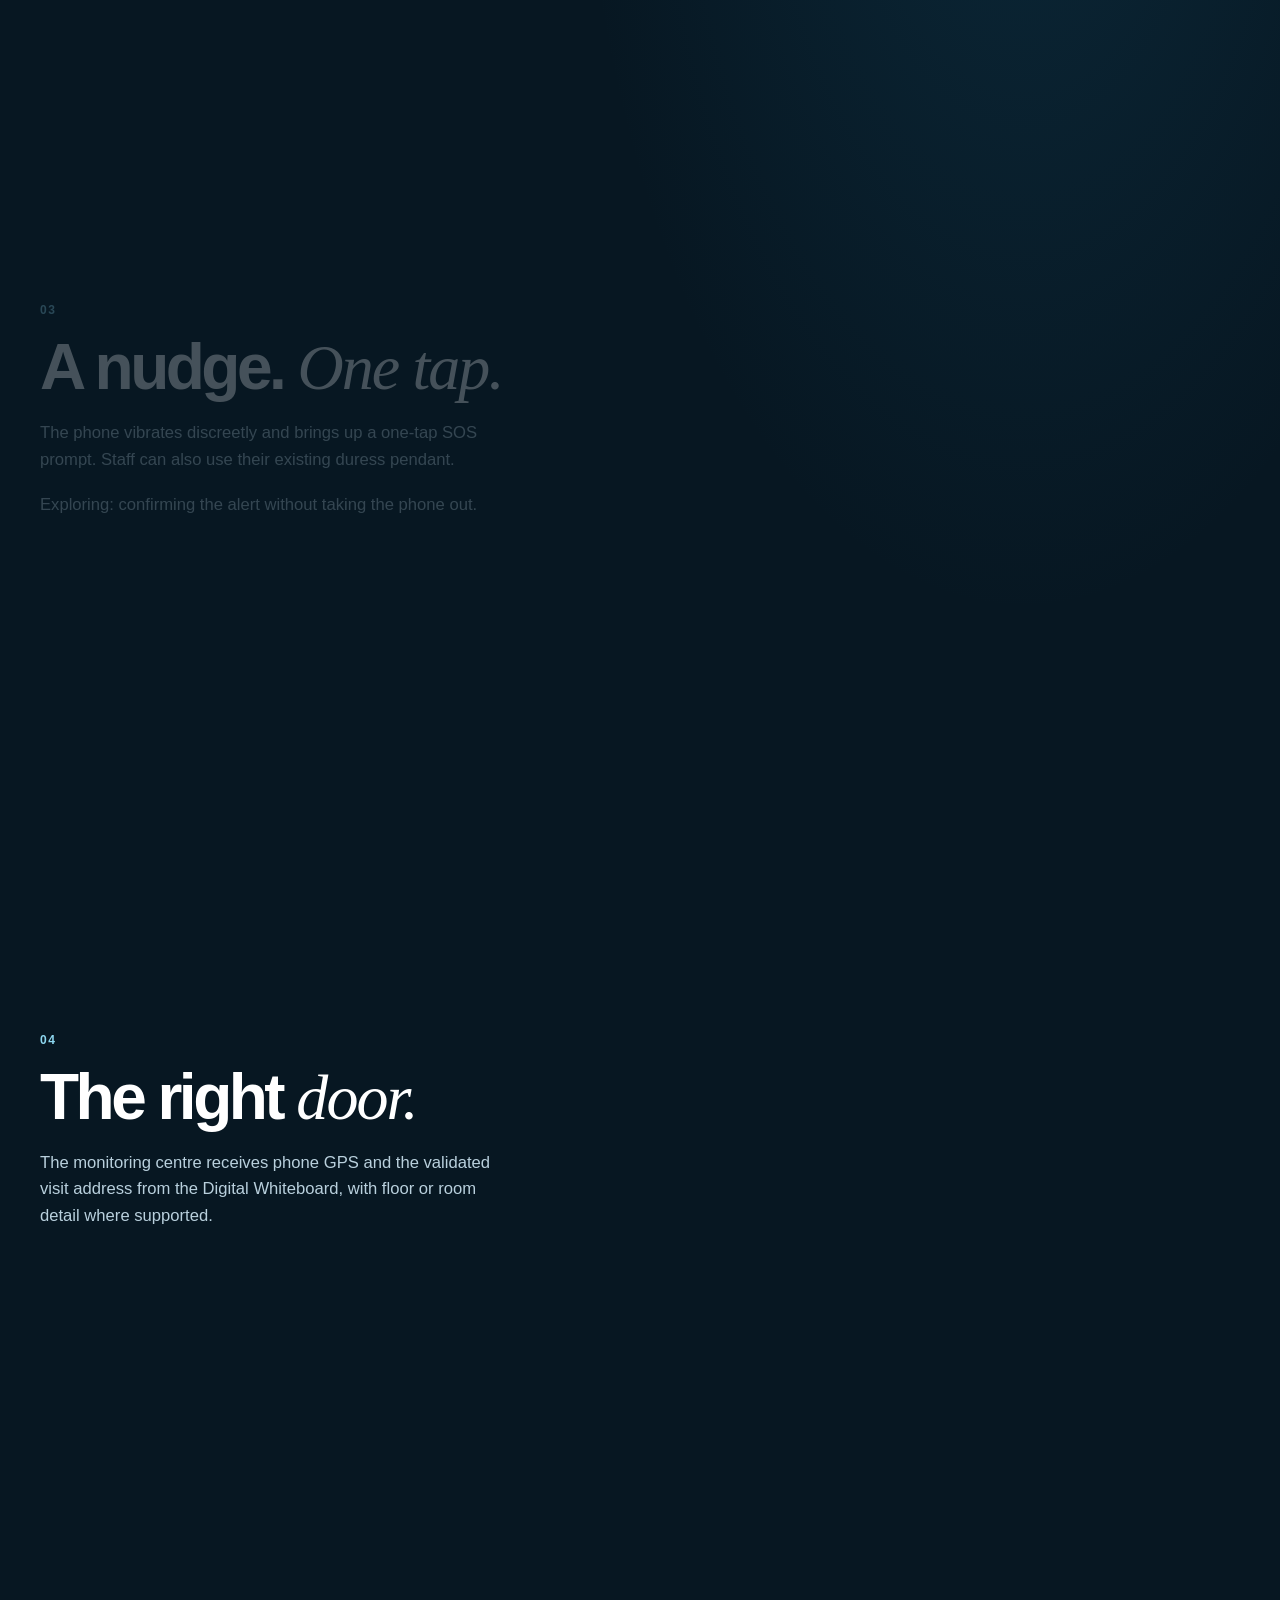
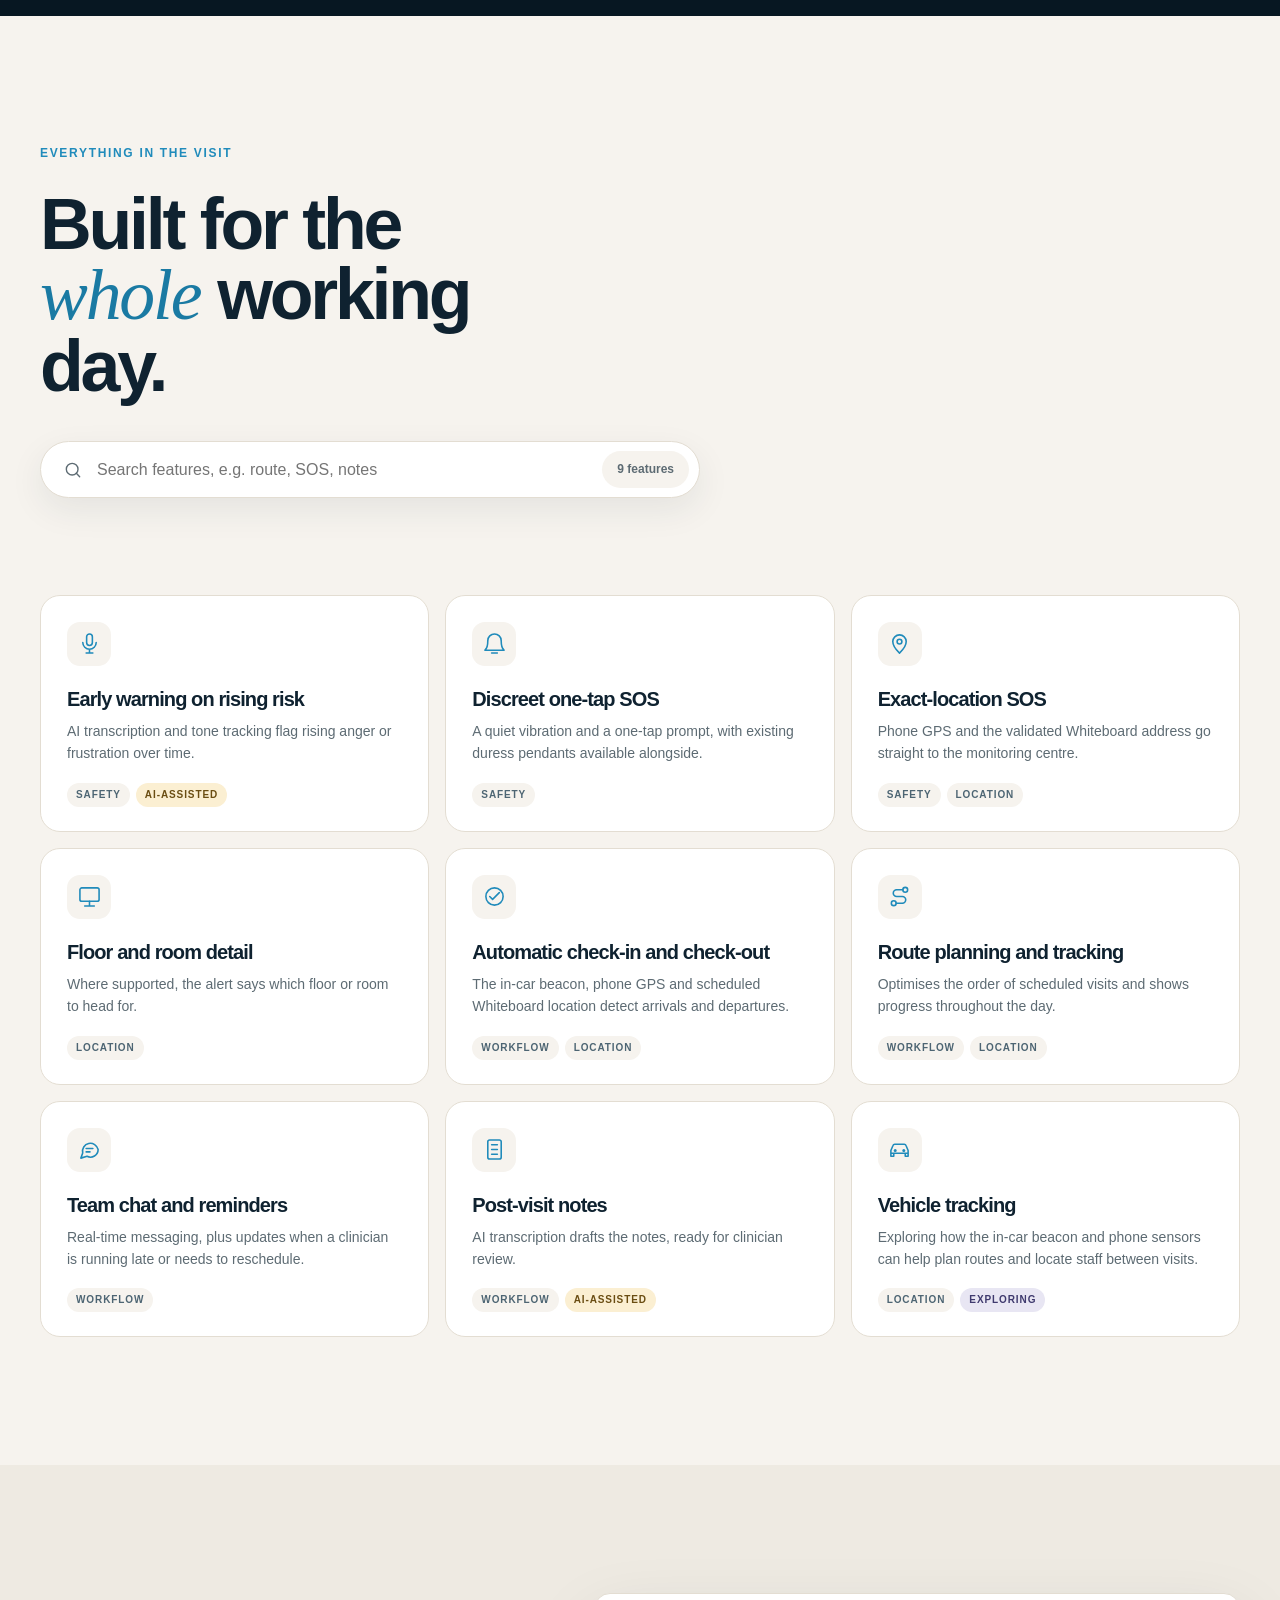
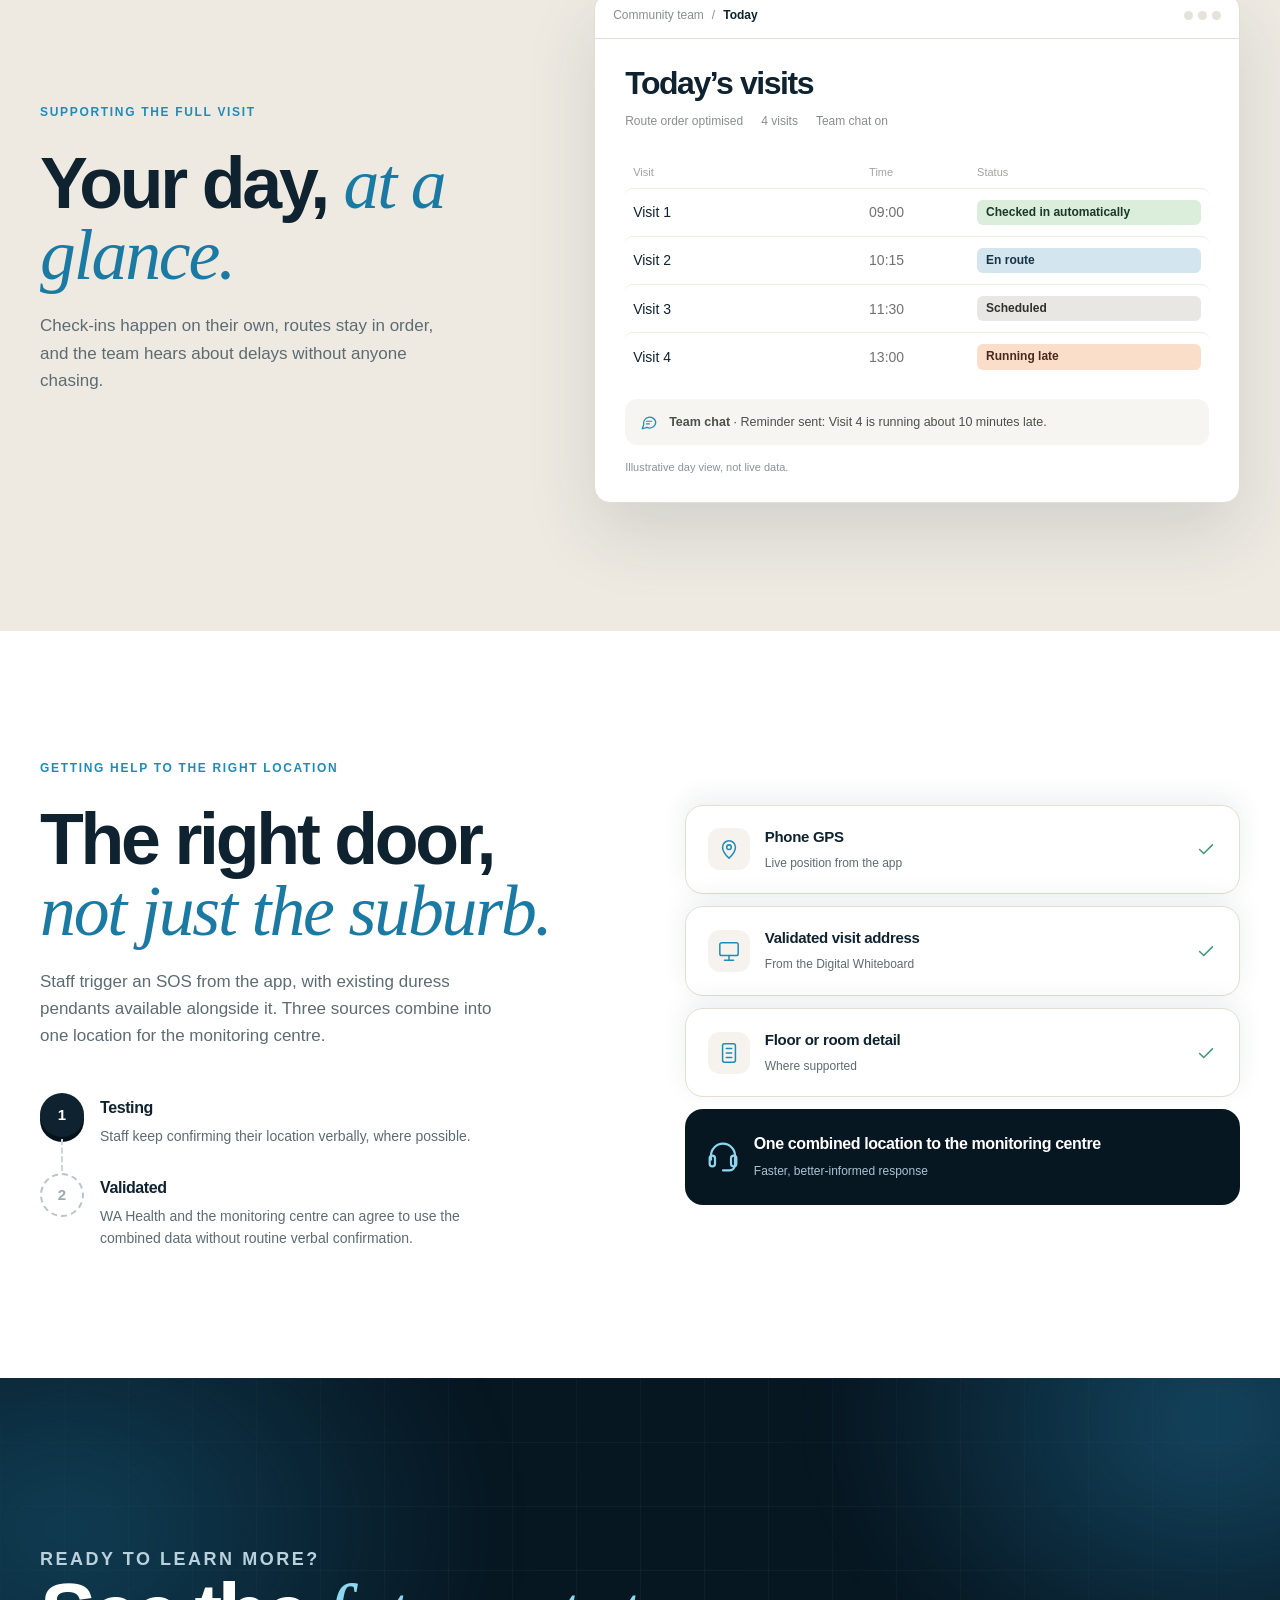
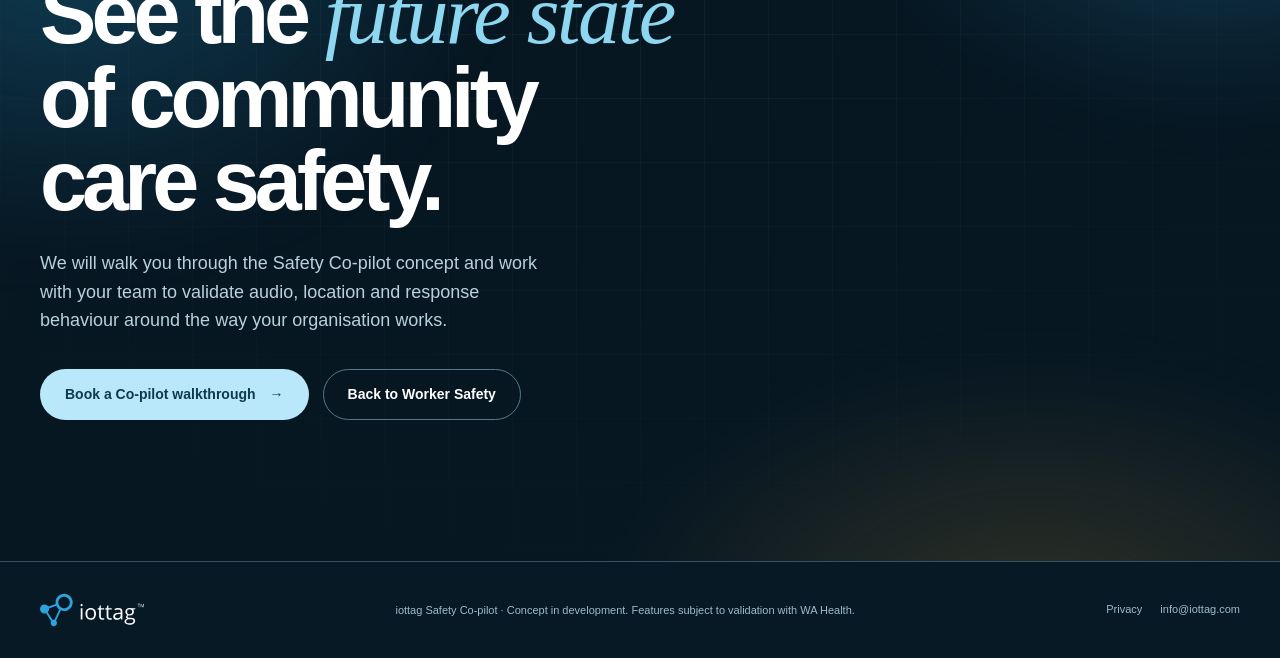
<file: copilot.html>
<!doctype html>
<html lang="en-AU">
<head>
<meta charset="utf-8">
<meta name="viewport" content="width=device-width,initial-scale=1">
<meta name="theme-color" content="#071722">
<meta name="robots" content="noindex, nofollow, noarchive">
<title>iottag Safety Co-pilot | The future of community care safety</title>
<meta name="description" content="A mobile companion for community healthcare staff who visit patients in their homes. Listens for rising risk, calls for help discreetly and shares the right location.">
<link rel="canonical" href="https://loneworker.iottag.com/copilot.html">
<link rel="icon" href="assets/img/favicon.svg" type="image/svg+xml">
<link rel="stylesheet" href="assets/css/style.css">
<link rel="stylesheet" href="assets/css/copilot-page.css">
<script>document.documentElement.classList.add('js')</script>
</head>
<body class="cp2">
<svg aria-hidden="true" style="position:absolute;width:0;height:0;overflow:hidden" xmlns="http://www.w3.org/2000/svg"><defs><symbol id="i-play" viewBox="0 0 24 24"><circle cx="12" cy="12" r="10"/><path d="m10 8 6 4-6 4Z"/></symbol><symbol id="i-training" viewBox="0 0 24 24"><path d="m2 8 10-5 10 5-10 5Z M6 10v7l6 3 6-3v-7 M22 8v9"/></symbol><symbol id="i-check" viewBox="0 0 24 24"><circle cx="12" cy="12" r="9"/><path d="m7 12 3 3 7-7"/></symbol><symbol id="i-people" viewBox="0 0 24 24"><circle cx="12" cy="7" r="3.5"/><path d="M5 22v-3a7 7 0 0 1 14 0v3 M1 20v-2a5 5 0 0 1 4-5 M23 20v-2a5 5 0 0 0-4-5"/></symbol><symbol id="i-headset" viewBox="0 0 24 24"><path d="M3 14v-3a9 9 0 0 1 18 0v7a4 4 0 0 1-4 4h-5"/><rect x="2" y="11" width="4" height="8" rx="2"/><rect x="18" y="11" width="4" height="8" rx="2"/></symbol><symbol id="i-record" viewBox="0 0 24 24"><rect x="5" y="2" width="14" height="20" rx="2"/><path d="M9 7h6 M9 12h6 M9 17h6"/></symbol><symbol id="i-shield" viewBox="0 0 24 24"><path d="m12 2 8 3v6c0 5-5 9-8 11-3-2-8-6-8-11V5Z"/><path d="m8 12 3 3 5-6"/></symbol><symbol id="i-link" viewBox="0 0 24 24"><path d="m9 15 6-6 M9 18l-1 1a4.25 4.25 0 0 1-6-6l5-5a4.25 4.25 0 0 1 6 0 M15 6l1-1a4.25 4.25 0 0 1 6 6l-5 5a4.25 4.25 0 0 1-6 0"/></symbol><symbol id="i-pulse" viewBox="0 0 24 24"><path d="M1 12h5l3-8 5 16 3-10 2 2h4"/></symbol><symbol id="i-phone" viewBox="0 0 24 24"><rect x="6" y="2" width="12" height="20" rx="2"/><path d="M10 5h4 M11 19h2"/></symbol><symbol id="i-screen" viewBox="0 0 24 24"><rect x="2" y="3" width="20" height="14" rx="2"/><path d="M12 17v5 M7 22h10"/></symbol><symbol id="i-bell" viewBox="0 0 24 24"><path d="M5 9a7 7 0 0 1 14 0c0 9 3 9 3 10H2c0-1 3-1 3-10 M9 22h6"/></symbol><symbol id="i-tick" viewBox="0 0 24 24"><path d="m5 12.5 4.5 4.5L19 7.5"/></symbol><symbol id="i-pin" viewBox="0 0 24 24"><path d="M12 22s7-6.5 7-12a7 7 0 0 0-14 0c0 5.5 7 12 7 12Z"/><circle cx="12" cy="10" r="2.5"/></symbol><symbol id="i-route" viewBox="0 0 24 24"><circle cx="6" cy="19" r="2.5"/><circle cx="18" cy="5" r="2.5"/><path d="M8.5 19H15a3.5 3.5 0 0 0 0-7H9a3.5 3.5 0 0 1 0-7h6.5"/></symbol><symbol id="i-chat" viewBox="0 0 24 24"><path d="M21 12a8 8 0 0 1-11.6 7.1L3 21l1.9-5.4A8 8 0 1 1 21 12Z"/><path d="M8.5 11h7 M8.5 14.5h4"/></symbol><symbol id="i-car" viewBox="0 0 24 24"><path d="M3 16v-3l2.2-5.2A2 2 0 0 1 7 6.5h10a2 2 0 0 1 1.8 1.3L21 13v3 M3 16h18 M3 16v3h3v-3 M18 16v3h3v-3"/><circle cx="7.5" cy="13" r=".8"/><circle cx="16.5" cy="13" r=".8"/></symbol><symbol id="i-mic" viewBox="0 0 24 24"><rect x="9" y="2" width="6" height="12" rx="3"/><path d="M5 11a7 7 0 0 0 14 0 M12 18v4 M8.5 22h7"/></symbol><symbol id="i-search" viewBox="0 0 24 24"><circle cx="11" cy="11" r="7"/><path d="m20 20-4-4"/></symbol></defs></svg>
<a class="skip" href="#cp-main">Skip to content</a>

<header class="topbar"><div class="wrap nav"><a class="brand" href="./" aria-label="iottag Worker Safety home"><img src="assets/img/logo.svg" alt="iottag" width="134" height="42"><span>Safety Co-pilot</span></a><nav class="navlinks" aria-label="Main navigation"><a class="back" href="./">&larr; Worker Safety overview</a><a href="#story">How it works</a><a href="#features">Features</a><a href="#day">Your day</a><a href="#cp-contact" class="btn dark">Request a demo <span aria-hidden="true">&rarr;</span></a></nav></div></header>
<main id="cp-main">

<section class="h2o" aria-labelledby="cp-hero-title"><div class="mesh" aria-hidden="true"></div><div class="wrap">
<p class="kicker">iottag Safety Co-pilot &middot; Add-on to Worker Safety</p>
<h1 class="display" id="cp-hero-title"><span class="ln" style="--i:0"><span>Safety that <em>listens.</em></span></span><span class="ln" style="--i:1"><span>Help that knows</span></span><span class="ln" style="--i:2"><span>where to go.</span></span></h1>
<div class="hero-row"><div class="rv"><p class="lead">A mobile app for community healthcare staff who visit patients in their homes. It listens for rising risk, calls for help discreetly, and tells the monitoring centre exactly where to go.</p><div class="actions"><a href="#cp-contact" class="btn blue magnetic">Book a walkthrough <span aria-hidden="true">&rarr;</span></a><a href="#story" class="btn outline">Watch it unfold <span aria-hidden="true">&darr;</span></a></div><p class="fine">A concept add-on to the iottag Worker Safety system, built to connect to the existing Digital Whiteboard. WA Health is the first use case, with scope for other community care and lone-worker teams.</p></div>
<div class="glass rv" style="--i:2" role="img" aria-label="Illustrative live signal: a rising-risk warning appears while a visit is in progress"><div class="g-head"><span class="live"><i></i>Visit in progress</span><span>14:32</span></div><div class="wave" data-level="2" aria-hidden="true"></div><div class="g-alert"><svg class="icon" aria-hidden="true"><use href="#i-bell"/></svg><div><b>Tension rising</b><span>Phone vibrated discreetly. One tap to SOS.</span></div></div></div></div>
</div></section>

<section class="statement" aria-labelledby="idea-title"><div class="wrap"><p class="kicker dark rv">The idea</p><h2 class="big rv" id="idea-title" style="--i:1">Most safety tools wait to be asked. The Co-pilot is designed to <em>notice first</em>.</h2>
<div class="trio"><div class="rv"><span class="n">01</span><b>Listen</b><p>Tone and transcription, tracked across the whole visit.</p></div><div class="rv" style="--i:1"><span class="n">02</span><b>Locate</b><p>Phone GPS and the verified visit address, together.</p></div><div class="rv" style="--i:2"><span class="n">03</span><b>Support</b><p>Check-ins, routes and notes handled for you.</p></div></div></div></section>

<section class="story" id="story" aria-label="How the Safety Co-pilot responds to a visit"><div class="wrap story-grid">
<div class="story-steps">
<article class="step is-active" data-label="Listens to the visit"><span class="num">01</span><h2>A visit, <em>listened to.</em></h2><p>The phone stays in a pocket. AI transcription and tone are tracked across the conversation, not judged on a single moment.</p><p class="fine">Background audio and recording would be validated with WA Health.</p></article>
<article class="step" data-label="Spots the trend"><span class="num">02</span><h2>A trend, <em>spotted.</em></h2><p>Rising tone, anger or frustration over time is flagged as rising risk, earlier than a clinician may be able to act on it.</p></article>
<article class="step" data-label="Vibrates. One tap."><span class="num">03</span><h2>A nudge. <em>One tap.</em></h2><p>The phone vibrates discreetly and brings up a one-tap SOS prompt. Staff can also use their existing duress pendant.</p><p class="fine">Exploring: confirming the alert without taking the phone out.</p></article>
<article class="step" data-label="Sends the right location"><span class="num">04</span><h2>The right <em>door.</em></h2><p>The monitoring centre receives phone GPS and the validated visit address from the Digital Whiteboard, with floor or room detail where supported.</p></article>
</div>
<div class="story-phone"><div class="progress" aria-hidden="true"><i></i><i></i><i></i><i></i></div>
<div class="phone" id="phone" data-state="0" role="img" aria-label="Illustrative phone screen that changes as the visit escalates"><div class="screen">
<div class="scr s0"><div class="top"><span class="live"><i></i>Visit in progress</span><span>14:02</span></div><h4>All calm.</h4><p class="sub">Listening in the background.</p><div class="wave" data-level="0" aria-hidden="true"></div><div class="row"><svg class="icon" aria-hidden="true"><use href="#i-tick"/></svg>Checked in automatically<small>14:02</small></div><div class="row"><svg class="icon" aria-hidden="true"><use href="#i-tick"/></svg>Visit address verified</div></div>
<div class="scr s1"><div class="top"><span class="live"><i></i>Visit in progress</span><span>14:26</span></div><h4 class="amber">Tension rising.</h4><p class="sub">Tone and pace are climbing.</p><div class="wave" data-level="1" aria-hidden="true"></div><div class="card-a">Risk trend flagged. You will feel a gentle vibration if it keeps climbing.</div></div>
<div class="scr s2"><div class="top"><span class="live"><i></i>Visit in progress</span><span>14:32</span></div><h4 class="amber">Need help?</h4><p class="sub">Your phone vibrated discreetly.</p><div class="sos">Send SOS</div><div class="ok">I&rsquo;m OK</div></div>
<div class="scr s3"><div class="top"><span class="live"><i></i>SOS sent</span><span>14:32</span></div><div class="bigcheck"><svg class="icon" aria-hidden="true"><use href="#i-tick"/></svg></div><h4 class="green">Monitoring centre alerted.</h4><p class="sub">Location shared.</p><div class="row"><svg class="icon" aria-hidden="true"><use href="#i-tick"/></svg>Phone GPS</div><div class="row"><svg class="icon" aria-hidden="true"><use href="#i-tick"/></svg>Verified address<small>Whiteboard</small></div><div class="row"><svg class="icon" aria-hidden="true"><use href="#i-tick"/></svg>Room detail<small>Where supported</small></div></div>
</div></div><p class="state-label" id="state-label" aria-hidden="true">Step 1 of 4 &middot; Listens to the visit</p></div>
</div></section>

<section class="explore" id="features" aria-labelledby="features-title"><div class="wrap"><p class="kicker dark rv">Everything in the visit</p><h2 class="h-xl rv" id="features-title" style="--i:1">Built for the <em>whole</em> working day.</h2>
<div class="searchbar rv" style="--i:2" role="search"><svg class="icon" aria-hidden="true"><use href="#i-search"/></svg><input id="fq" type="search" placeholder="Search features, e.g. route, SOS, notes" aria-label="Search features" autocomplete="off"><span class="count" id="fcount" aria-live="polite">9 features</span></div>
<div class="chips rv" style="--i:3" role="group" aria-label="Filter features"><button class="chip" type="button" data-cat="all" aria-pressed="true">All</button><button class="chip" type="button" data-cat="safety" aria-pressed="false">Safety</button><button class="chip" type="button" data-cat="location" aria-pressed="false">Location</button><button class="chip" type="button" data-cat="workflow" aria-pressed="false">Workflow</button><button class="chip" type="button" data-cat="ai" aria-pressed="false">AI-assisted</button></div>
<div class="fcards">
<article class="fcard" data-cat="safety ai"><div class="fic"><svg class="icon" aria-hidden="true"><use href="#i-mic"/></svg></div><h3>Early warning on rising risk</h3><p>AI transcription and tone tracking flag rising anger or frustration over time.</p><div class="tags"><span class="tg">Safety</span><span class="tg ai">AI-assisted</span></div></article>
<article class="fcard" data-cat="safety"><div class="fic"><svg class="icon" aria-hidden="true"><use href="#i-bell"/></svg></div><h3>Discreet one-tap SOS</h3><p>A quiet vibration and a one-tap prompt, with existing duress pendants available alongside.</p><div class="tags"><span class="tg">Safety</span></div></article>
<article class="fcard" data-cat="safety location"><div class="fic"><svg class="icon" aria-hidden="true"><use href="#i-pin"/></svg></div><h3>Exact-location SOS</h3><p>Phone GPS and the validated Whiteboard address go straight to the monitoring centre.</p><div class="tags"><span class="tg">Safety</span><span class="tg">Location</span></div></article>
<article class="fcard" data-cat="location"><div class="fic"><svg class="icon" aria-hidden="true"><use href="#i-screen"/></svg></div><h3>Floor and room detail</h3><p>Where supported, the alert says which floor or room to head for.</p><div class="tags"><span class="tg">Location</span></div></article>
<article class="fcard" data-cat="workflow location"><div class="fic"><svg class="icon" aria-hidden="true"><use href="#i-check"/></svg></div><h3>Automatic check-in and check-out</h3><p>The in-car beacon, phone GPS and scheduled Whiteboard location detect arrivals and departures.</p><div class="tags"><span class="tg">Workflow</span><span class="tg">Location</span></div></article>
<article class="fcard" data-cat="workflow location"><div class="fic"><svg class="icon" aria-hidden="true"><use href="#i-route"/></svg></div><h3>Route planning and tracking</h3><p>Optimises the order of scheduled visits and shows progress throughout the day.</p><div class="tags"><span class="tg">Workflow</span><span class="tg">Location</span></div></article>
<article class="fcard" data-cat="workflow"><div class="fic"><svg class="icon" aria-hidden="true"><use href="#i-chat"/></svg></div><h3>Team chat and reminders</h3><p>Real-time messaging, plus updates when a clinician is running late or needs to reschedule.</p><div class="tags"><span class="tg">Workflow</span></div></article>
<article class="fcard" data-cat="workflow ai"><div class="fic"><svg class="icon" aria-hidden="true"><use href="#i-record"/></svg></div><h3>Post-visit notes</h3><p>AI transcription drafts the notes, ready for clinician review.</p><div class="tags"><span class="tg">Workflow</span><span class="tg ai">AI-assisted</span></div></article>
<article class="fcard" data-cat="location workflow"><div class="fic"><svg class="icon" aria-hidden="true"><use href="#i-car"/></svg></div><h3>Vehicle tracking</h3><p>Exploring how the in-car beacon and phone sensors can help plan routes and locate staff between visits.</p><div class="tags"><span class="tg">Location</span><span class="tg ex">Exploring</span></div></article>
</div><p class="empty" id="fempty" hidden>No features match. Try a different word or filter.</p></div></section>

<section class="day" id="day" aria-labelledby="day-title"><div class="wrap day-grid"><div><p class="kicker dark rv">Supporting the full visit</p><h2 class="h-xl rv" id="day-title" style="--i:1">Your day, <em>at a glance.</em></h2><p class="copy rv" style="--i:2">Check-ins happen on their own, routes stay in order, and the team hears about delays without anyone chasing.</p></div>
<div class="page rv" style="--i:2" role="img" aria-label="Illustrative day view listing four visits with statuses, and a running-late reminder sent to the team"><div class="p-top"><span>Community team</span><span>/</span><b>Today</b><span class="dots" aria-hidden="true"><i></i><i></i><i></i></span></div><div class="p-body"><h3>Today&rsquo;s visits</h3><div class="props"><span>Route order optimised</span><span>4 visits</span><span>Team chat on</span></div>
<div class="trow th"><span>Visit</span><span>Time</span><span>Status</span></div>
<div class="trow"><span>Visit 1</span><span class="t">09:00</span><span class="nt g">Checked in automatically</span></div>
<div class="trow"><span>Visit 2</span><span class="t">10:15</span><span class="nt b">En route</span></div>
<div class="trow"><span>Visit 3</span><span class="t">11:30</span><span class="nt n">Scheduled</span></div>
<div class="trow"><span>Visit 4</span><span class="t">13:00</span><span class="nt o">Running late</span></div>
<div class="msg"><svg class="icon" aria-hidden="true"><use href="#i-chat"/></svg><span><b>Team chat</b> &middot; Reminder sent: Visit 4 is running about 10 minutes late.</span></div><p class="page-note">Illustrative day view, not live data.</p></div></div></div></section>

<section class="where" id="location" aria-labelledby="where-title"><div class="wrap where-grid"><div><p class="kicker dark rv">Getting help to the right location</p><h2 class="h-xl rv" id="where-title" style="--i:1">The right door, <em>not just the suburb.</em></h2><p class="copy rv" style="--i:2">Staff trigger an SOS from the app, with existing duress pendants available alongside it. Three sources combine into one location for the monitoring centre.</p>
<div class="path rv" style="--i:3"><div class="node"><span class="dot">1</span><div><b>Testing</b><p>Staff keep confirming their location verbally, where possible.</p></div></div><div class="node next"><span class="dot">2</span><div><b>Validated</b><p>WA Health and the monitoring centre can agree to use the combined data without routine verbal confirmation.</p></div></div></div></div>
<div><div class="deck" id="deck"><div class="lay"><span class="ic"><svg class="icon" aria-hidden="true"><use href="#i-pin"/></svg></span><div><b>Phone GPS</b><span>Live position from the app</span></div><svg class="tick icon" aria-hidden="true"><use href="#i-tick"/></svg></div><div class="lay"><span class="ic"><svg class="icon" aria-hidden="true"><use href="#i-screen"/></svg></span><div><b>Validated visit address</b><span>From the Digital Whiteboard</span></div><svg class="tick icon" aria-hidden="true"><use href="#i-tick"/></svg></div><div class="lay"><span class="ic"><svg class="icon" aria-hidden="true"><use href="#i-record"/></svg></span><div><b>Floor or room detail</b><span>Where supported</span></div><svg class="tick icon" aria-hidden="true"><use href="#i-tick"/></svg></div><div class="result"><svg class="icon" aria-hidden="true"><use href="#i-headset"/></svg><div><b>One combined location to the monitoring centre</b><span>Faster, better-informed response</span></div></div></div></div></div></section>

<section class="close" id="cp-contact" aria-labelledby="cp-contact-title"><div class="mesh" aria-hidden="true"></div><div class="wrap"><p class="kicker">Ready to learn more?</p><h2 id="cp-contact-title">See the <em>future state</em> of community care safety.</h2><p>We will walk you through the Safety Co-pilot concept and work with your team to validate audio, location and response behaviour around the way your organisation works.</p><div class="actions"><a class="btn blue magnetic" href="mailto:info@iottag.com?subject=iottag%20Safety%20Co-pilot%20walkthrough&amp;body=Hello%20iottag%2C%0A%0AI%20would%20like%20to%20discuss%20the%20Safety%20Co-pilot.%0A%0AOrganisation%3A%0AWorkforce%20size%3A%0APhone%3A%0A%0AThank%20you.">Book a Co-pilot walkthrough <span aria-hidden="true">&rarr;</span></a><a class="btn outline" href="./">Back to Worker Safety</a></div></div></section>
</main>
<footer class="footer"><div class="wrap footer-inner"><a href="./" aria-label="Back to iottag Worker Safety"><img src="assets/img/logo-footer.svg" alt="iottag" width="134" height="42"></a><p class="footer-credit">iottag Safety Co-pilot &middot; Concept in development. Features subject to validation with WA Health.</p><span class="footer-links"><a href="privacy.html">Privacy</a><a href="mailto:info@iottag.com">info@iottag.com</a></span></div></footer>
<script src="assets/js/copilot.js" defer></script>
</body>
</html>
</file>
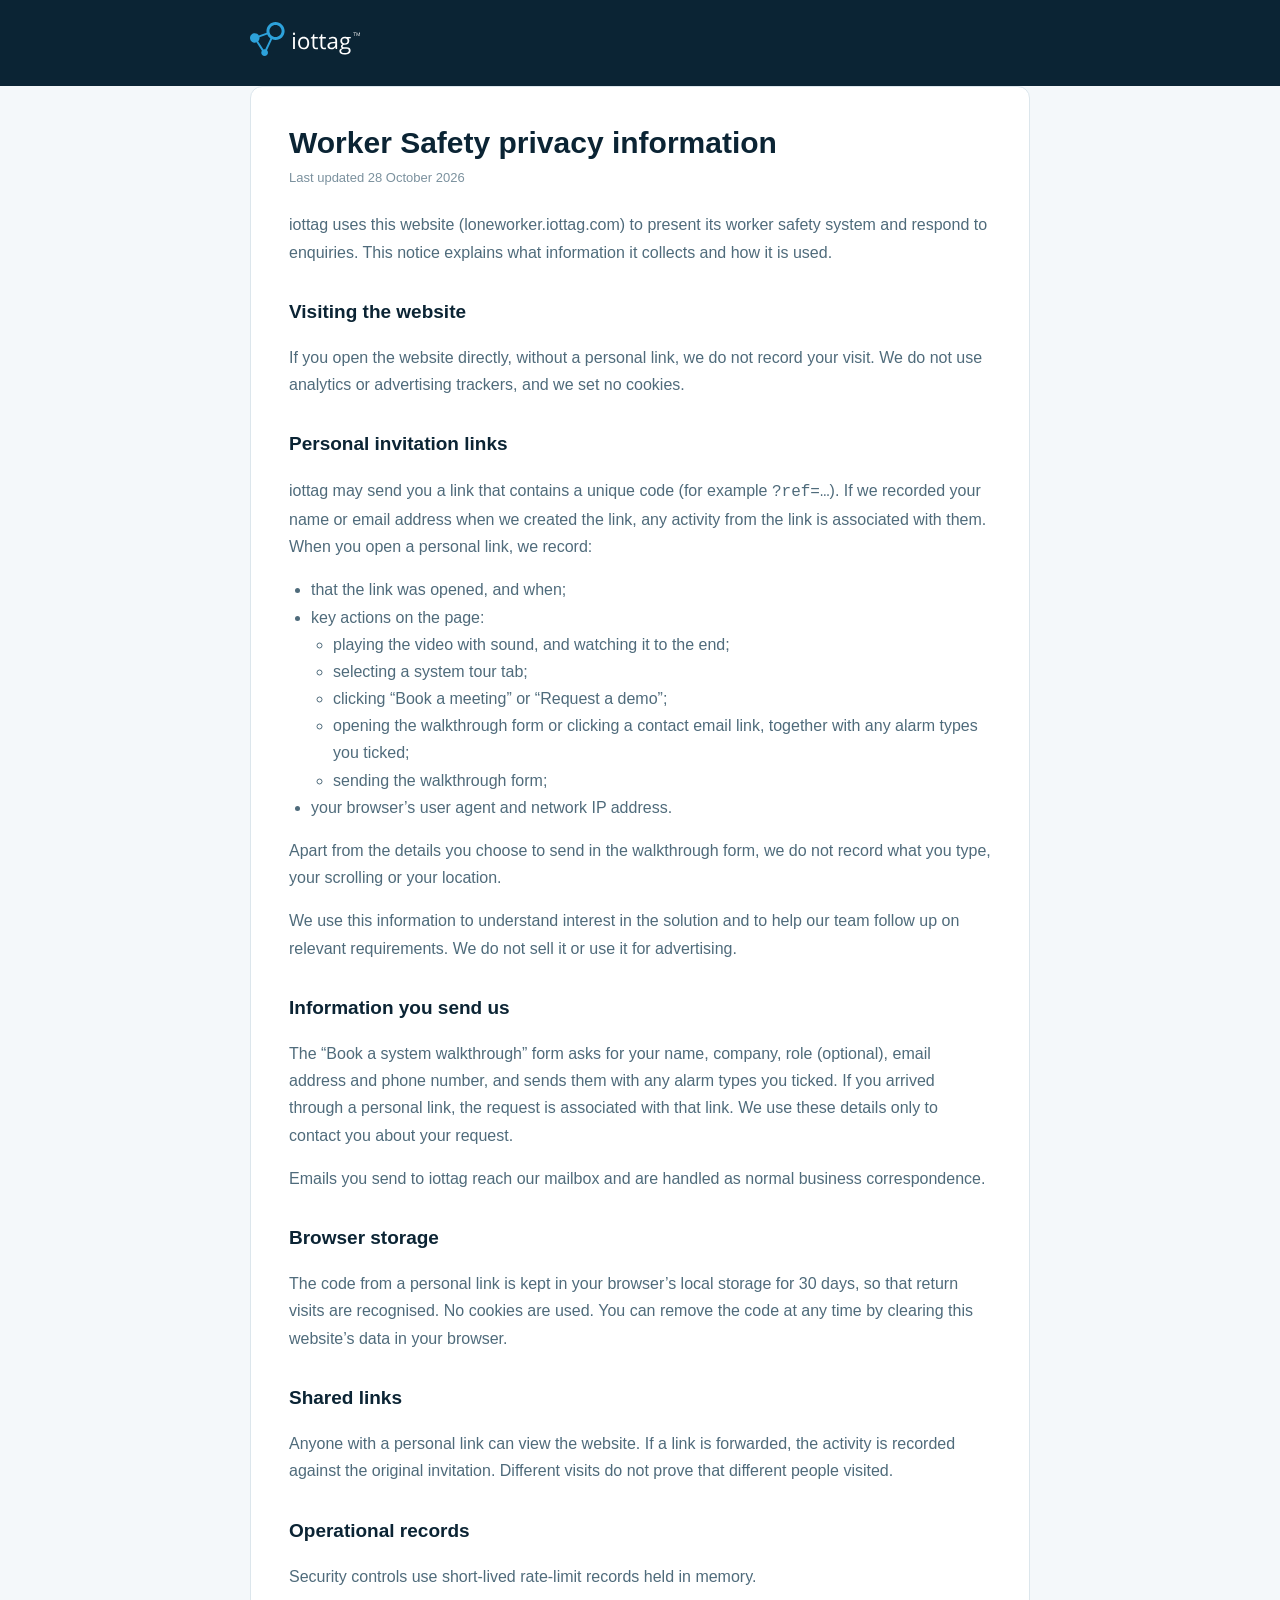
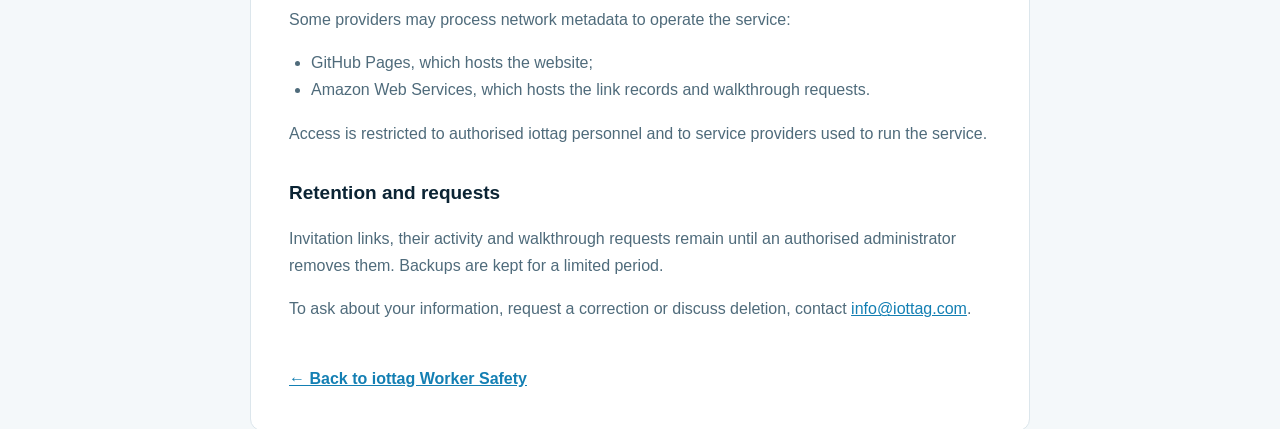
<file: privacy.html>
<!doctype html>
<html lang="en-AU">
<head>
<meta charset="utf-8">
<meta name="viewport" content="width=device-width,initial-scale=1">
<meta name="theme-color" content="#091e2d">
<meta name="robots" content="noindex, nofollow, noarchive">
<title>Worker Safety privacy | iottag</title>
<meta name="description" content="What information the iottag Worker Safety website collects, including personal invitation links.">
<link rel="canonical" href="https://loneworker.iottag.com/privacy.html">
<link rel="icon" href="assets/img/favicon.svg" type="image/svg+xml">
<style>
*{box-sizing:border-box}
body{margin:0;background:#f4f8fa;color:#28485a;font:16px/1.7 -apple-system,BlinkMacSystemFont,"Segoe UI",Arial,sans-serif}
header{background:#0b2434;padding:22px 0}
header a{display:inline-block}
header img{width:110px;height:auto;display:block}
.wrap{width:min(780px,calc(100% - 32px));margin:0 auto}
main{background:#fff;border:1px solid #dce6ec;border-radius:12px;padding:38px;margin:40px auto}
h1{color:#0b2434;font-size:30px;line-height:1.2;margin:0 0 6px}
h2{color:#0b2434;font-size:19px;margin:30px 0 8px}
p,li{color:#4f6b7b}
ul{padding-left:22px}
a{color:#137fb3}
.updated{font-size:13px;color:#7b919e;margin:0 0 22px}
.back{display:inline-block;margin-top:26px;font-weight:600}
@media(max-width:600px){main{padding:24px 20px;margin:16px auto}h1{font-size:25px}}
</style>
</head>
<body>
<header><div class="wrap"><a href="./" aria-label="Back to iottag Worker Safety"><img src="assets/img/logo-footer.svg" alt="iottag" width="134" height="42"></a></div></header>
<main class="wrap">
<h1>Worker Safety privacy information</h1>
<p class="updated">Last updated 28 October 2026</p>
<p>iottag uses this website (loneworker.iottag.com) to present its worker safety system and respond to enquiries. This notice explains what information it collects and how it is used.</p>

<h2>Visiting the website</h2>
<p>If you open the website directly, without a personal link, we do not record your visit. We do not use analytics or advertising trackers, and we set no cookies.</p>

<h2>Personal invitation links</h2>
<p>iottag may send you a link that contains a unique code (for example <code>?ref=…</code>). If we recorded your name or email address when we created the link, any activity from the link is associated with them. When you open a personal link, we record:</p>
<ul>
<li>that the link was opened, and when;</li>
<li>key actions on the page:
<ul>
<li>playing the video with sound, and watching it to the end;</li>
<li>selecting a system tour tab;</li>
<li>clicking “Book a meeting” or “Request a demo”;</li>
<li>opening the walkthrough form or clicking a contact email link, together with any alarm types you ticked;</li>
<li>sending the walkthrough form;</li>
</ul></li>
<li>your browser’s user agent and network IP address.</li>
</ul>
<p>Apart from the details you choose to send in the walkthrough form, we do not record what you type, your scrolling or your location.</p>
<p>We use this information to understand interest in the solution and to help our team follow up on relevant requirements. We do not sell it or use it for advertising.</p>

<h2>Information you send us</h2>
<p>The “Book a system walkthrough” form asks for your name, company, role (optional), email address and phone number, and sends them with any alarm types you ticked. If you arrived through a personal link, the request is associated with that link. We use these details only to contact you about your request.</p>
<p>Emails you send to iottag reach our mailbox and are handled as normal business correspondence.</p>

<h2>Browser storage</h2>
<p>The code from a personal link is kept in your browser’s local storage for 30 days, so that return visits are recognised. No cookies are used. You can remove the code at any time by clearing this website’s data in your browser.</p>

<h2>Shared links</h2>
<p>Anyone with a personal link can view the website. If a link is forwarded, the activity is recorded against the original invitation. Different visits do not prove that different people visited.</p>

<h2>Operational records</h2>
<p>Security controls use short-lived rate-limit records held in memory.</p>
<p>Some providers may process network metadata to operate the service:</p>
<ul>
<li>GitHub Pages, which hosts the website;</li>
<li>Amazon Web Services, which hosts the link records and walkthrough requests.</li>
</ul>
<p>Access is restricted to authorised iottag personnel and to service providers used to run the service.</p>

<h2>Retention and requests</h2>
<p>Invitation links, their activity and walkthrough requests remain until an authorised administrator removes them. Backups are kept for a limited period.</p>
<p>To ask about your information, request a correction or discuss deletion, contact <a href="mailto:info@iottag.com">info@iottag.com</a>.</p>

<a class="back" href="./">← Back to iottag Worker Safety</a>
</main>
</body>
</html>
</file>
<file: assets/css/style.css>
:root{--navy:#091e2d;--deep:#071925;--ink:#153244;--muted:#557080;--blue:#208bbb;--brand:#2da2db;--sky:#b8e8f9;--line:#d9e5eb;--pale:#f2f7f9;--green:#498774;--radius:17px;--max:1240px}*{box-sizing:border-box}html{scroll-behavior:smooth;scroll-padding-top:95px}body{margin:0;background:white;color:var(--ink);font-family:Inter,"Segoe UI",Arial,sans-serif;font-size:16px;line-height:1.6;-webkit-font-smoothing:antialiased}button,input,a{-webkit-tap-highlight-color:transparent}a{color:inherit;text-decoration:none}button{font:inherit;cursor:pointer}button:focus-visible,a:focus-visible,summary:focus-visible{outline:3px solid #cf9633;outline-offset:5px}img,video{display:block;max-width:100%}h1,h2,h3,p,figure{margin:0}h1,h2,h3{letter-spacing:-.038em;line-height:1.12}p{color:var(--muted)}.wrap{width:min(var(--max),calc(100% - 80px));margin:auto}.section{padding:84px 0}.eyebrow{font-size:11px;font-weight:750;text-transform:uppercase;letter-spacing:.15em;color:var(--blue);margin-bottom:17px}.eyebrow.light{color:#8dd7f0}.section-title{font-size:clamp(32px,3.3vw,47px);font-weight:700;max-width:790px}.lead{font-size:18px;line-height:1.65}.btn{display:inline-flex;align-items:center;justify-content:center;gap:14px;border:1px solid transparent;border-radius:7px;padding:13px 21px;font-size:14px;font-weight:700;line-height:1.5;transition:background .2s,transform .2s}.btn:hover{transform:translateY(-2px)}.btn.dark{background:var(--navy);color:white}.btn.dark:hover{background:#20465b}.btn.blue{background:var(--sky);color:#11394c}.btn.blue:hover{background:#e0f6ff}.btn.outline{border-color:#577788;color:white;background:transparent}.btn.white{background:white;color:var(--ink)}.arrow{font-size:19px}.icon{width:26px;height:26px;fill:none;stroke:currentColor;stroke-width:1.65;stroke-linecap:round;stroke-linejoin:round;flex-shrink:0}.skip{position:fixed;top:-100px;left:20px;padding:12px;background:white;z-index:100}.skip:focus{top:15px}.topbar{position:sticky;top:0;z-index:40;background:#fffffff5;border-bottom:1px solid var(--line);backdrop-filter:blur(12px)}.nav{height:78px;display:flex;align-items:center;justify-content:space-between;gap:20px}.brand{display:flex;align-items:center;gap:21px}.brand img{width:128px;height:auto}.brand span{font-size:12px;color:var(--muted);padding-left:21px;border-left:1px solid var(--line)}.navlinks{display:flex;align-items:center;gap:27px;font-size:13px;font-weight:650}.navlinks>a:not(.btn):hover{color:var(--blue)}
.hero{position:relative;padding:67px 0 36px;background:radial-gradient(ellipse at 90% 20%,#17425a 0%,transparent 57%),var(--navy);color:white;overflow:hidden}.hero-grid{display:grid;grid-template-columns:1.12fr 1fr;gap:59px;align-items:center}.hero h1{font-size:clamp(38px,4.1vw,59px);letter-spacing:-.047em;line-height:1.07;font-weight:710;max-width:690px}.hero h1 span{color:#8ed7f1}.hero .lead{color:#c0d5e0;margin-top:24px;max-width:580px;font-size:17px}.hero-actions{display:flex;gap:16px;flex-wrap:wrap;margin-top:28px}.hero-context{color:#98b8cb;font-size:12px;margin-top:24px;letter-spacing:.01em}.film{background:#163448;border:1px solid #416378;padding:8px 8px 0;border-radius:16px;box-shadow:0 23px 65px #0003}.player{position:relative;border-radius:9px;overflow:hidden;background:var(--navy)}.player video{width:100%;aspect-ratio:16/9;object-fit:contain}.video-cover{position:absolute;inset:0;width:100%;height:100%;border:0;background:var(--navy);padding:0}.video-cover[hidden]{display:none}.video-cover img{width:100%;height:100%;object-fit:cover}.play-pill{position:absolute;bottom:16px;right:16px;background:white;color:var(--ink);padding:9px 13px;font-size:12px;font-weight:750;border-radius:7px;display:flex;align-items:center;gap:8px;box-shadow:0 4px 12px #0002}.play-pill .icon{width:21px;height:21px;color:#167da9}.film figcaption{display:flex;align-items:center;justify-content:space-between;gap:15px;padding:17px 11px 18px}.film figcaption strong{display:block;font-size:14px}.film figcaption p{color:#b9d0dd;font-size:12px}.film-length{font-size:11px;white-space:nowrap;color:#bdd6e4}.film-label{font-size:12px;color:#b7cedb;margin:18px 0 0 4px}.hero-strip{display:grid;grid-template-columns:repeat(4,1fr);gap:20px;margin-top:52px;padding-top:26px;border-top:1px solid #395568}.hero-stage{display:flex;gap:13px;align-items:center}.hero-stage .icon{width:29px;height:29px;color:#84cde8}.hero-stage b{font-size:14px;display:block}.hero-stage span{font-size:11px;color:#a2c0d1}
.section-top{display:flex;align-items:flex-end;justify-content:space-between;gap:55px;margin-bottom:36px}.section-top>p{max-width:360px;font-size:15px}.feature-banner{position:relative;z-index:1;padding:64px 0 0;background:#fff}.feature-banner img{display:block;width:100%;height:auto;border-radius:14px;box-shadow:0 18px 40px rgba(11,36,52,.14)}.lifecycle{background:#fff}.tabs{display:grid;grid-template-columns:repeat(4,1fr);border:1px solid var(--line);border-radius:11px;overflow:hidden;margin-bottom:22px}.tab{display:flex;align-items:center;gap:11px;padding:17px 19px;text-align:left;background:white;color:var(--muted);border:0;border-right:1px solid var(--line);font-size:13px;font-weight:650}.tab:last-child{border-right:0}.tab span{width:28px;height:28px;border:1px solid #b7ccd8;border-radius:50%;display:grid;place-items:center;font-size:11px;flex:none}.tab[aria-selected=true]{background:#eaf5fa;color:var(--ink)}.tab[aria-selected=true] span{background:var(--ink);border-color:var(--ink);color:white}.panel{border:1px solid var(--line);border-radius:16px;background:#f3f8fa;display:grid;grid-template-columns:.83fr 1.2fr;gap:60px;padding:35px 40px;min-height:343px;align-items:center}.panel[hidden]{display:none}.panel-copy .eyebrow{font-size:10px;margin-bottom:12px}.panel h3{font-size:31px;line-height:1.15;max-width:430px;margin-bottom:17px}.panel-copy p{font-size:15px;max-width:430px}.panel-visual{position:relative;min-height:261px}.checks{display:grid;grid-template-columns:.9fr 1.1fr;gap:17px;align-items:center}.training-photo{border-radius:12px;overflow:hidden;height:230px;position:relative;background:#d0e1e9}.training-photo img{width:100%;height:100%;object-fit:cover;object-position:50% 30%}.training-photo figcaption{position:absolute;bottom:0;left:0;right:0;padding:24px 13px 10px;background:linear-gradient(transparent,#102b3bee);color:white;font-size:10px}.check-card{background:white;border:1px solid #d8e6ec;border-radius:12px;padding:19px 17px;box-shadow:0 10px 28px #12384f09}.check-title{font-size:12px;font-weight:750;margin-bottom:15px}.check-row{display:flex;align-items:center;gap:9px;padding:13px 0;border-top:1px solid #e7eef2;font-size:12px}.check-row .icon{width:18px;height:18px;color:#57967e}.check-note{font-size:10px;color:#6a8392;margin-top:10px}.map-view{display:grid;grid-template-columns:1.1fr .8fr;gap:15px;height:262px}.map-panel{position:relative;border-radius:12px;background:#d4e5ed;overflow:hidden;border:1px solid #c7dce6}.map-panel>svg{width:100%;height:100%;display:block}.map-label{position:absolute;left:10px;bottom:10px;font-size:10px;background:white;padding:5px 8px;border-radius:5px}.status-list{display:flex;flex-direction:column;gap:10px;justify-content:center}.status-card{background:white;border-radius:10px;border:1px solid #dbe7ed;padding:13px}.status-card b{font-size:12px;display:block}.status-card p{font-size:10px;margin-top:3px}.status-card .icon{width:19px;height:19px;color:var(--blue);margin-bottom:7px}.route{stroke-dasharray:500;stroke-dashoffset:500}.active .route{animation:routeDraw 4s ease forwards}.active .check-row{animation:rise .6s ease both}.active .check-row:nth-child(3){animation-delay:.35s}.active .check-row:nth-child(4){animation-delay:.65s}.response-diagram{position:relative;min-height:261px;padding:15px 0;display:grid;grid-template-columns:.65fr 1.25fr 1fr;gap:15px;align-items:center}.process-box{position:relative;z-index:2;border-radius:10px;border:1px solid #d4e3eb;background:white;padding:16px 12px;font-size:11px;text-align:center;min-width:0}.process-box .icon{margin:0 auto 10px;width:27px;height:27px;color:var(--blue)}.process-box b{display:block;font-size:13px;line-height:1.3}.process-box p{font-size:10px;line-height:1.5;margin-top:8px}.process-box.a1{background:#11394f;border-color:#426e88;color:white;padding:21px 15px}.process-box.a1 p{color:#bad5e4}.process-box.a1 .icon{color:var(--sky);width:39px;height:39px}.process-box.alert .icon{color:#bf5b60}.branch{display:grid;gap:16px}.connecting{position:absolute;top:0;left:0;width:100%;height:100%;z-index:1;fill:none;stroke:#6eabc5;stroke-width:2}.active .signal-path{stroke-dasharray:7 5;animation:signal 2s linear infinite}.scenario-note{font-size:10px;color:#6a8492;margin-top:13px}.record-visual{background:var(--navy);border-radius:12px;min-height:253px;padding:21px 23px;color:white;position:relative}.record-title{display:flex;align-items:center;justify-content:space-between;gap:12px;font-size:13px;padding-bottom:15px;border-bottom:1px solid #365164}.record-title .icon{color:#94daf1;width:22px;height:22px}.record-lines{display:grid;gap:15px;padding-top:18px}.record-lines div{display:flex;align-items:center;gap:10px;font-size:11px;color:#c5dbe6}.record-lines i{height:6px;width:6px;background:#86cfe9;border-radius:50%;flex:none}.record-lines em{font-style:normal;margin-left:auto;font-size:9px;color:#8ec3d8}.active .record-lines div{animation:rise .6s ease both}.active .record-lines div:nth-child(2){animation-delay:.3s}.active .record-lines div:nth-child(3){animation-delay:.6s}.active .record-lines div:nth-child(4){animation-delay:.9s}.tour-controls{display:flex;align-items:center;justify-content:space-between;gap:20px;margin-top:18px}.tour-buttons{display:flex;gap:10px;flex-wrap:wrap}.small-button{font-size:12px;background:white;border:1px solid #bfced7;border-radius:6px;padding:8px 12px;color:var(--ink)}.tour-status{font-size:11px}.workflow-note{font-size:11px;color:#788e9a;max-width:1060px;margin-top:17px;line-height:1.65}
.enterprise{background:var(--navy);color:white}.enterprise .section-top>p{color:#bfd3df}.enterprise-grid{display:grid;grid-template-columns:repeat(3,1fr);gap:38px}.usp{border-top:1px solid #466475;padding-top:29px}.usp .icon{width:32px;height:32px;color:#84d0ec;margin-bottom:23px}.usp h3{font-size:26px;line-height:1.16;max-width:340px;min-height:90px}.usp p{font-size:14px;color:#bcd2df;margin-top:17px;max-width:345px}.benefit{display:block;margin-top:24px;font-size:12px;font-weight:700;color:#99d9ed}.information-bar{margin-top:42px;border-top:1px solid #345165;padding-top:24px;display:flex;align-items:center;justify-content:space-between;gap:20px;color:#b9d2df;font-size:12px}.information-bar strong{color:white}.information-bar .line-arrow{color:#71bad6;font-size:21px}.proof{background:#f4f8fa}.proof-grid{display:grid;grid-template-columns:1fr 1fr;gap:24px;margin-top:32px}.proof-card{background:white;border:1px solid var(--line);border-radius:13px;overflow:hidden}.proof-photo{height:259px;overflow:hidden;background:#d5e2e8}.proof-photo img{width:100%;height:100%;object-fit:cover;object-position:50% 42%}.proof-card figcaption{padding:21px 25px}.proof-card h3{font-size:21px;line-height:1.2}.proof-card p{font-size:13px;margin-top:9px}.proof-note{font-size:11px;margin-top:15px;color:#708896}.modular-grid{display:grid;grid-template-columns:1fr 1fr;gap:67px;align-items:center}.modular-copy p{font-size:16px;margin-top:22px;max-width:540px}.modules{display:grid;grid-template-columns:1fr 1fr;gap:10px}.module{background:var(--pale);border:1px solid var(--line);border-radius:7px;padding:14px 15px;font-size:12px;color:#33576b;display:flex;align-items:center;gap:10px}.module .icon{height:20px;width:20px;color:#2485ad}.modules-note{margin-top:15px;font-size:11px;color:#728c9a}.contact{background:linear-gradient(120deg,#0b2434,#153d52);color:white;padding:62px 0}.contact-grid{display:grid;grid-template-columns:1fr auto;gap:60px;align-items:center}.contact h2{font-size:clamp(32px,3.4vw,45px);max-width:730px}.contact p{color:#bed5e2;margin-top:19px;font-size:16px;max-width:660px}.contact-side{border-left:1px solid #2f5367;padding-left:60px}.contact .contact-q{margin:0 0 15px;font-size:16px;font-weight:700;color:white}.contact-options{list-style:none;margin:0 0 26px;padding:0;display:grid;gap:11px}.contact-options label{display:flex;align-items:center;gap:12px;font-size:14px;color:#d5e6ef;cursor:pointer;position:relative}.contact-options input{position:absolute;opacity:0;width:1px;height:1px}.contact-options .tick{flex:none;position:relative;width:18px;height:18px;border:1.5px solid #8dd7f0;border-radius:4px;transition:background .15s}.contact-options input:checked+.tick{background:#8dd7f0}.contact-options input:checked+.tick:after{content:"";position:absolute;left:5px;top:1px;width:5px;height:10px;border:solid #0b2434;border-width:0 2px 2px 0;transform:rotate(45deg)}.contact-options input:focus-visible+.tick{outline:2px solid white;outline-offset:2px}.contact-options label:hover .tick{border-color:white}.footer{background:#061925;padding:27px 0;color:#b7d0df;border-top:1px solid #355365}.footer-inner{display:flex;align-items:center;justify-content:space-between;gap:25px}.footer img{width:104px}.footer p,.footer a{font-size:11px;color:#9dbbcf}.footer-credit{max-width:670px;line-height:1.7}.footer a:hover{color:white}.footer-links{display:flex;gap:18px}@keyframes rise{from{transform:translateY(7px);opacity:0}to{transform:translateY(0);opacity:1}}@keyframes signal{to{stroke-dashoffset:-48}}@keyframes routeDraw{to{stroke-dashoffset:0}}
@media(max-width:1100px){.wrap{width:calc(100% - 48px)}.hero-grid{gap:32px}.hero h1{font-size:47px}.hero .lead{font-size:16px}.navlinks{gap:17px}.navlinks>a:not(.btn){font-size:12px}.panel{gap:28px;padding:30px}.panel h3{font-size:28px}.enterprise-grid{gap:27px}.usp h3{font-size:23px}.modular-grid{gap:36px}.section-top{gap:35px}.film-length{font-size:10px}}
@media(max-width:850px){.navlinks>a:not(.btn){display:none}.hero{padding-top:46px}.hero-grid{grid-template-columns:1fr;gap:34px}.hero h1{font-size:clamp(40px,6.2vw,57px);max-width:750px}.hero .lead{max-width:750px;font-size:17px}.film{max-width:740px}.hero-strip{margin-top:31px;gap:13px}.hero-stage{align-items:flex-start;gap:9px}.hero-stage b{font-size:12px}.hero-stage span{font-size:10px}.hero-stage .icon{width:23px;height:23px}.section{padding:63px 0}.section-top{display:block}.section-top>p{max-width:700px;margin-top:19px;font-size:15px}.tab{padding:15px 12px;font-size:11px;gap:8px}.panel{grid-template-columns:1fr;gap:25px;padding:30px}.panel-copy p{max-width:690px}.panel h3{max-width:690px}.panel-visual{max-width:620px;width:100%;margin:auto}.training-photo{height:224px}.enterprise-grid{gap:24px}.usp h3{font-size:23px;min-height:110px}.usp p{font-size:13px}.information-bar{flex-wrap:wrap;justify-content:flex-start;font-size:11px;gap:14px}.proof-photo{height:220px}.proof-card figcaption{padding:20px}.modular-grid{grid-template-columns:1fr;gap:26px}.modular-copy p{max-width:700px}.contact-grid{grid-template-columns:1fr;gap:30px}.contact-side{border-left:0;padding-left:0;border-top:1px solid #2f5367;padding-top:30px}.footer-inner{align-items:flex-start}.footer-credit{max-width:470px}}
@media(max-width:590px){.wrap{width:calc(100% - 36px)}.nav{height:70px;gap:10px}.brand{gap:12px}.brand img{width:102px}.brand span{font-size:10px;padding-left:12px}.navlinks .btn{font-size:11px;padding:9px 10px}.hero{padding:41px 0 28px}.hero h1{font-size:39px;line-height:1.1}.hero .eyebrow{font-size:9px;letter-spacing:.12em}.hero .lead{font-size:16px;margin-top:22px}.hero-actions{gap:11px;margin-top:24px}.hero-actions .btn{font-size:12px;padding:12px 14px}.hero-context{font-size:10px;margin-top:22px}.hero-strip{grid-template-columns:1fr 1fr;gap:20px;margin-top:28px;padding-top:22px}.hero-stage b{font-size:13px}.hero-stage span{font-size:10px}.film{padding:6px 6px 0;border-radius:12px}.film figcaption{padding:13px 7px}.film figcaption strong{font-size:13px}.film figcaption p{font-size:11px}.film-label{font-size:11px}.film-length{font-size:10px}.play-pill{right:10px;bottom:10px;font-size:10px;padding:7px 9px}.play-pill .icon{width:18px;height:18px}.section{padding:52px 0}.section-title{font-size:33px}.section-top{margin-bottom:27px}.section-top>p{font-size:14px}.eyebrow{font-size:10px;margin-bottom:13px}.tabs{grid-template-columns:1fr 1fr}.tab{padding:13px 12px;font-size:11px;min-height:64px}.tab:nth-child(2){border-right:0}.tab:nth-child(-n+2){border-bottom:1px solid var(--line)}.panel{padding:25px 21px;gap:24px}.panel h3{font-size:28px}.panel-copy p{font-size:13px}.panel-visual{min-height:242px}.checks{grid-template-columns:1fr;gap:12px}.training-photo{height:147px}.training-photo img{object-position:50% 37%}.check-card{padding:16px}.check-row{font-size:12px;padding:10px 0}.check-title{margin-bottom:10px}.map-view{grid-template-columns:1fr .77fr;gap:10px;height:250px}.status-card{padding:10px}.status-card b{font-size:11px}.status-card p{font-size:9px}.response-diagram{gap:9px;grid-template-columns:.62fr 1.1fr 1fr;min-height:241px}.process-box{padding:11px 7px}.process-box b{font-size:11px}.process-box p{font-size:9px}.process-box.a1{padding:18px 9px}.process-box .icon{width:24px;height:24px}.process-box.a1 .icon{width:34px;height:34px}.branch{gap:14px}.record-visual{padding:18px 16px}.record-title{font-size:12px}.record-lines div{font-size:10px;gap:7px}.record-lines em{font-size:8px}.tour-controls{align-items:flex-start;gap:12px;flex-direction:column}.tour-status{font-size:10px}.workflow-note{font-size:10px}.enterprise-grid{grid-template-columns:1fr;gap:30px}.usp{padding-top:22px}.usp .icon{margin-bottom:17px}.usp h3{font-size:27px;min-height:0;max-width:100%}.usp p{font-size:14px;max-width:100%;margin-top:15px}.benefit{margin-top:16px;font-size:12px}.information-bar{gap:12px;margin-top:29px;display:block}.information-bar .line-arrow{padding:0 8px;display:inline-block;font-size:16px}.information-bar strong{line-height:2}.proof-grid{grid-template-columns:1fr;gap:20px;margin-top:24px}.proof-photo{height:235px}.proof-card figcaption{padding:23px}.proof-card h3{font-size:22px}.proof-card p{font-size:14px}.proof-note{font-size:10px}.modular-copy p{font-size:14px;margin-top:18px}.modules{gap:8px}.module{font-size:11px;padding:12px 10px;gap:8px;line-height:1.45}.module .icon{width:17px;height:17px}.modules-note{font-size:10px}.contact{padding:51px 0}.contact h2{font-size:34px}.contact p{font-size:14px}.footer-inner{flex-wrap:wrap;gap:20px}.footer-credit{font-size:10px!important;flex-basis:100%;order:3}.footer img{width:92px}.footer a{font-size:10px}.section-top>p{max-width:100%}}
@media(max-width:365px){.wrap{width:calc(100% - 30px)}.brand span{display:none}.hero h1{font-size:36px}.hero-actions{align-items:flex-start;flex-direction:column}.tab{font-size:10px}.panel{padding:22px 16px}.response-diagram{gap:6px}.module{font-size:10px}.record-lines em{display:none}}
@media(prefers-reduced-motion:reduce){html{scroll-behavior:auto}*,*:before,*:after{animation:none!important;transition:none!important}.route{stroke-dashoffset:0!important}.btn:hover{transform:none}}

/* Review updates — 2026-10-01 */
.brand span{transform:translateY(5px)}
.proof-photo{height:300px;background:#eef3f5;padding:10px}
.proof-photo img{width:100%;height:100%;object-fit:contain;object-position:center;filter:none!important;transform:none!important}
.proof-card{display:flex;flex-direction:column}
.proof-card figcaption{flex:1}
@media(max-width:850px){.proof-photo{height:270px}}
@media(max-width:590px){.brand span{transform:translateY(3px)}.proof-photo{height:235px}}
/* Personal alarm types slider (client design, scoped with al- prefixes) */
.alarms{background:#f4f8fa;padding-top:0}.al-tabs{display:grid;grid-template-columns:repeat(3,minmax(0,1fr));gap:12px;margin:0 0 17px}.al-tabs button{border:1px solid #dce7ea;border-radius:12px;text-align:left;background:white;padding:16px 18px;display:flex;gap:14px;align-items:center;color:#274657;transition:all .2s;min-width:0;line-height:1.3}.al-tabs button:hover{border-color:#85d0ce}.al-tabs button[aria-selected=true]{background:#f0fbfa;border-color:#22b9b0;box-shadow:inset 0 0 0 1px #22b9b0}.al-index{font-size:11px;font-weight:800;color:#66a1a8}.al-tab-title{font-size:14px;font-weight:750}.al-tab-sub{display:block;font-size:12px;font-weight:400;color:#6d8692;line-height:1.4;margin-top:3px}
.al-carousel{height:clamp(430px,39vw,590px);position:relative;overflow:hidden;border-radius:20px;background:linear-gradient(135deg,#0b2f40 0%,#143f50 58%,#1c4b59 100%);box-shadow:0 18px 58px rgba(17,50,67,.14);isolation:isolate}.al-slide{position:absolute;inset:0;opacity:0;visibility:hidden;transition:opacity .45s ease,visibility .45s ease}.al-slide.is-active{opacity:1;visibility:visible}
.al-copy{position:absolute;inset:0;display:flex;flex-direction:column;align-items:flex-start;justify-content:center;padding:clamp(28px,5.5vw,78px);max-width:min(67%,690px);color:white;overflow:hidden;z-index:2;background:rgba(12,44,61,.5)}.al-kicker{display:inline-flex;align-items:center;gap:11px;font-size:12px;text-transform:uppercase;font-weight:800;letter-spacing:.13em;color:#80e0d9;margin-bottom:17px}.al-kicker:before{content:"";width:22px;height:2px;background:#23beb4}.alarms .al-title{font-size:clamp(43px,4.65vw,67px);line-height:1.025;letter-spacing:-.044em;margin:0 0 20px;font-weight:780;color:white}.alarms .al-detail{font-size:clamp(15px,1.4vw,19px);line-height:1.55;max-width:470px;margin:0;color:#e4f0f2}.al-context{display:flex;align-items:center;gap:8px;border:1px solid rgba(190,244,240,.27);border-radius:99px;background:rgba(20,76,83,.45);padding:10px 15px;font-size:12px;font-weight:700;color:#e2fcf9;margin-top:24px}.al-context:before{content:"";height:7px;width:7px;border-radius:50%;background:#7be0d8}
.al-cue{position:absolute;right:clamp(20px,3vw,43px);top:clamp(82px,8vw,106px);z-index:2;color:#fff;font-size:10px;font-weight:800;letter-spacing:.12em;text-transform:uppercase;padding:8px 11px;border-left:2px solid #23beb4;background:rgba(6,35,47,.52);backdrop-filter:blur(7px)}
.al-card{position:absolute;right:clamp(15px,2.7vw,39px);bottom:clamp(16px,2.7vw,35px);width:306px;height:244px;background:rgba(255,255,255,.97);border:1px solid rgba(255,255,255,.7);border-radius:17px;box-shadow:0 12px 46px rgba(4,30,45,.28);overflow:hidden;z-index:3;color:#1b3948}.al-card-top{position:absolute;left:19px;right:19px;top:14px;z-index:5}.al-card-type{color:#375969;font-size:10px;letter-spacing:.115em;font-weight:850;text-transform:uppercase}.al-card .al-wear{position:absolute;left:24px;top:48px;width:132px;height:174px;object-fit:contain;filter:drop-shadow(0 7px 9px rgba(0,0,0,.17))}.al-card .al-fixed{position:absolute;left:14px;top:53px;width:150px;height:158px;max-width:none;object-fit:cover;object-position:50% 52%;border-radius:10px;border:1px solid #dce6e9;filter:drop-shadow(0 8px 9px rgba(0,0,0,.12))}
.al-phone{position:absolute;left:36px;top:48px;width:86px;height:178px;border-radius:17px;background:#17252c;border:3px solid #263d47;box-shadow:0 7px 12px rgba(0,0,0,.16);padding:7px}.al-phone:before{content:"";position:absolute;top:4px;left:50%;transform:translateX(-50%);width:25px;height:4px;border-radius:4px;background:#071115}.al-phone-screen{height:100%;border-radius:11px;background:#f7fbfc;overflow:hidden;padding:19px 7px 7px}.al-phone-logo{font-size:8px;font-weight:850;color:#3b7180;text-align:center;letter-spacing:.03em;margin-bottom:9px;line-height:1.2}.al-phone-line{height:5px;border-radius:4px;background:#dbe7ea;margin:5px 3px}.al-phone-btn{height:20px;border-radius:5px;margin:7px 2px;background:#d8f1ef;border:1px solid #aedbd7}.al-phone-btn.alt{background:#e7eef2;border-color:#d3e0e5}.al-phone-btn.small{height:16px;background:#edf5f7}.al-phone-dot{width:7px;height:7px;border-radius:50%;background:#3bbcb4;margin:8px auto 5px}
.al-sos{position:absolute;left:170px;top:94px;z-index:6;display:flex;align-items:center;gap:9px;white-space:nowrap;background:#e6f8f6;color:#114e50;border:1px solid #b9e8e3;border-radius:8px;font-size:12px;font-weight:800;padding:11px 10px;line-height:1.2}.al-sos i{display:block;width:10px;height:10px;background:#ee5454;border-radius:50%;box-shadow:0 0 0 3px rgba(238,84,84,.12)}.al-annotation{position:absolute;inset:0;width:100%;height:100%;z-index:5;pointer-events:none}.al-annotation path{fill:none;stroke:#119e9a;stroke-width:2.2;stroke-linecap:round}
.al-controls{position:absolute;right:clamp(15px,2.7vw,39px);top:25px;display:flex;gap:9px;z-index:8}.al-arrow{border:1px solid rgba(244,255,254,.67);border-radius:50%;width:43px;height:43px;display:grid;place-items:center;background:rgba(12,48,64,.45);backdrop-filter:blur(7px);color:white;font-size:22px;line-height:1;transition:background .18s,color .18s}.al-arrow:hover,.al-arrow:focus-visible{background:#fff;color:#163747}.al-counter{position:absolute;bottom:26px;left:clamp(28px,5.5vw,78px);font-size:11px;font-weight:850;letter-spacing:.14em;color:white;z-index:3}
@media(max-width:900px){.al-carousel{height:545px}.al-copy{max-width:72%;padding:34px}.alarms .al-title{font-size:49px}.alarms .al-detail{font-size:16px}.al-card{width:258px;height:214px}.al-card .al-wear{left:19px;top:43px;width:112px;height:151px}.al-phone{left:29px;top:42px;width:73px;height:153px;border-radius:15px;padding:6px}.al-phone-screen{padding:17px 6px 6px}.al-phone-logo{font-size:7px}.al-phone-btn{height:17px;margin:6px 2px}.al-card .al-fixed{left:10px;top:47px;width:126px;height:139px}.al-sos{left:137px;top:83px;font-size:10px;padding:9px 8px}.al-annotation{transform-origin:0 0;transform:scale(.84)}.al-cue{display:none}.al-tabs button{padding:13px 10px;gap:9px}}
@media(max-width:650px){.al-carousel{height:650px;border-radius:13px}.al-copy{max-width:none;justify-content:flex-end;padding:22px 23px 64px}.al-kicker{font-size:10px;margin-bottom:10px}.alarms .al-title{font-size:42px;margin-bottom:11px}.alarms .al-detail{font-size:14px;max-width:400px}.al-context{font-size:11px;margin-top:13px;padding:7px 11px}.al-card{top:78px;right:12px;bottom:auto;width:205px;height:174px;border-radius:13px}.al-card-top{top:8px;left:12px;right:9px}.al-card-type{font-size:8px}.al-card .al-wear{left:10px;top:32px;width:86px;height:128px}.al-phone{left:17px;top:29px;width:58px;height:130px;border-width:2px;border-radius:12px;padding:5px}.al-phone:before{width:18px;height:3px;top:3px}.al-phone-screen{padding:14px 4px 4px}.al-phone-logo{font-size:6px;margin-bottom:6px}.al-phone-line{height:3px;margin:4px 2px}.al-phone-btn{height:14px;margin:5px 1px}.al-phone-btn.small{height:11px}.al-phone-dot{width:5px;height:5px;margin:5px auto 3px}.al-card .al-fixed{left:8px;top:34px;width:92px;height:122px}.al-sos{left:98px;top:68px;padding:7px 6px;gap:5px;font-size:9px}.al-sos i{width:6px;height:6px;box-shadow:0 0 0 2px rgba(238,84,84,.13)}.al-annotation{transform:scale(.68)}.al-controls{top:15px;right:13px}.al-arrow{height:37px;width:37px;font-size:18px}.al-counter{bottom:21px;left:23px}.al-tabs{gap:7px}.al-tabs button{display:block;padding:10px 7px}.al-index{display:block;margin-bottom:4px}.al-tab-title{display:block;font-size:11px}.al-tab-sub{display:none}}
.al-thumb{flex:none;margin-left:auto;width:46px;height:48px;object-fit:contain;filter:drop-shadow(0 3px 4px rgba(0,0,0,.12))}.al-thumb.photo{width:62px;height:46px;object-fit:cover;object-position:50% 55%;border-radius:8px;border:1px solid #dce6e9;filter:none}
@media(max-width:900px){.al-thumb{width:38px;height:42px}.al-thumb.photo{width:50px;height:40px}}
@media(max-width:650px){.al-tabs button{position:relative}.al-thumb{display:block;margin:8px 0 0;width:30px;height:36px}.al-thumb.photo{width:44px;height:34px;border-radius:6px}}
/* Walkthrough request dialog */
.enquiry{width:min(580px,calc(100% - 32px));max-height:calc(100% - 32px);padding:0;border:0;border-radius:var(--radius);background:white;color:var(--ink);box-shadow:0 24px 70px rgba(4,24,36,.35);overflow:auto}.enquiry::backdrop{background:rgba(7,25,37,.62)}.enquiry-form,.enquiry-done{position:relative;padding:34px 36px 30px}.enquiry .eyebrow{margin:0 0 8px}.enquiry h2{font-size:27px;line-height:1.2;letter-spacing:-.02em;margin:0 44px 8px 0;color:var(--ink)}.enquiry-intro{font-size:14px;margin:0 0 20px}.enquiry-interests{font-size:13px;background:var(--pale);border-radius:8px;padding:9px 12px;margin:0 0 18px;color:var(--ink)}
.enquiry-grid{display:grid;grid-template-columns:repeat(2,minmax(0,1fr));gap:14px 16px}.enquiry label{display:block;font-size:13px;font-weight:700;color:var(--ink)}.enquiry label span{font-weight:400;color:var(--muted)}.enquiry input{display:block;width:100%;margin-top:6px;padding:11px 12px;border:1px solid #c8d7df;border-radius:8px;font:inherit;font-size:15px;color:var(--ink);background:white}.enquiry input:focus{outline:2px solid var(--brand);outline-offset:0;border-color:var(--brand)}.enquiry-trap{position:absolute;left:-9999px;width:1px;height:1px;overflow:hidden}
.enquiry-status{min-height:1.6em;font-size:13px;margin:16px 0 10px}.enquiry-status.error{color:#b44348}.enquiry-status a{text-decoration:underline;font-weight:700}.enquiry-note{font-size:12px;margin:14px 0 0}.enquiry-note a{text-decoration:underline}.enquiry .btn:disabled{opacity:.6;transform:none;cursor:default}.enquiry-close{position:absolute;top:16px;right:16px;width:38px;height:38px;border-radius:50%;border:1px solid var(--line);background:white;font-size:22px;line-height:1;color:var(--ink)}.enquiry-close:hover{background:var(--pale)}.enquiry-done p:not(.eyebrow){font-size:15px;margin:0 0 24px}
@media(max-width:650px){.enquiry-grid{grid-template-columns:minmax(0,1fr)}.enquiry-form,.enquiry-done{padding:26px 20px 22px}.enquiry h2{font-size:22px}}
/* Add-on strip on the main Lone Worker page (secondary offering). The Co-pilot page itself uses copilot-page.css */
.cp-addon{padding:0 0 70px}.cp-addon-card{display:grid;grid-template-columns:auto 1fr auto;gap:24px;align-items:center;background:var(--pale);border:1px solid var(--line);border-radius:14px;padding:24px 28px}.cp-addon-card>.icon{width:34px;height:34px;color:var(--blue)}.cp-addon-card .eyebrow{margin-bottom:6px;font-size:10px}.cp-addon-card h2{font-size:20px;line-height:1.25;letter-spacing:-.02em}.cp-addon-card p:not(.eyebrow){font-size:14px;margin-top:6px}.btn.ghost{border-color:#9db6c4;color:var(--ink);background:white;white-space:nowrap}.btn.ghost:hover{background:#eaf5fa}
@media(max-width:850px){.cp-addon-card{grid-template-columns:auto 1fr}.cp-addon-card .btn{grid-column:1/-1;justify-self:start}}
@media(max-width:590px){.cp-addon{padding-bottom:52px}.cp-addon-card{padding:20px;gap:16px}.cp-addon-card h2{font-size:18px}}
/* Highlighted nav tab */
.navlinks>a.nav-new{display:inline-flex;align-items:center;gap:8px;padding:7px 8px 7px 14px;border-radius:999px;background:#e6f4fb;border:1px solid #b8e0f1;color:#11506f;font-weight:700;transition:background .2s,transform .3s cubic-bezier(.34,1.56,.64,1)}.navlinks>a.nav-new:hover{background:#d4edf9;color:#0b3c55;transform:translateY(-1px)}.nav-new b{font-size:9px;letter-spacing:.08em;text-transform:uppercase;background:var(--blue);color:#fff;border-radius:99px;padding:3px 8px}
@media(max-width:850px){.navlinks>a.nav-new{display:inline-flex;padding:6px 6px 6px 11px;font-size:11px}}
@media(max-width:590px){.navlinks>a.nav-new{display:none}}
.navlinks{white-space:nowrap}
@media(max-width:1100px){.navlinks{gap:12px}.navlinks>a.nav-new{padding:6px 6px 6px 11px}.nav:has(.nav-new) .brand span{display:none}}
@media(max-width:850px){.nav:has(.nav-new) .brand span{display:block}}
</file>
<file: assets/css/copilot-page.css>
/* iottag Safety Co-pilot page. Sits on top of style.css (tokens, header, footer, buttons).
   Direction: Stripe hero, Linear dark UI, Pentagram type, Muji restraint, Aesop paper tones,
   Apple scroll story, Duolingo progress, Airbnb search + chips, Notion day view, Framer micro-interactions. */
.cp2{--paper:#f6f3ee;--paper2:#eeeae2;--hair:#e3ddd2;--ink:#0f2230;--muted:#5d6b73;--amber:#e0a93d;--signal:#59b9df;--green:#5fd3a1;--night:#071722;--ease:cubic-bezier(.22,1,.36,1);--spring:cubic-bezier(.34,1.56,.64,1);background:#fff;color:var(--ink)}
.cp2 h1,.cp2 h2,.cp2 h3{font-weight:640;letter-spacing:-.045em}
.cp2 em{font-family:Georgia,"Times New Roman",serif;font-style:italic;font-weight:400;letter-spacing:-.03em}
.cp2 .btn{border-radius:999px;padding:14px 24px;transition:transform .45s var(--spring),background .2s}
.cp2 .btn span[aria-hidden]{display:inline-block;transition:transform .35s var(--spring)}.cp2 .btn:hover span[aria-hidden]{transform:translateX(4px)}
.cp2 .navlinks>a.back{color:var(--muted)}
.kicker{font-size:12px;font-weight:700;letter-spacing:.14em;text-transform:uppercase;color:#8dd7f0;margin-bottom:26px}
.kicker.dark{color:var(--blue)}

/* Reveal on scroll (Apple) */
.js .rv{opacity:0;transform:translateY(26px);transition:opacity .9s var(--ease),transform .9s var(--ease);transition-delay:calc(var(--i,0)*90ms)}.js .rv.in{opacity:1;transform:none}

/* Hero (Stripe mesh + Linear grid) */
.h2o{position:relative;isolation:isolate;overflow:hidden;background:var(--night);color:#fff;padding:clamp(72px,10vw,136px) 0 clamp(64px,8vw,104px)}
.mesh{position:absolute;inset:-20%;z-index:-2;background:radial-gradient(38% 48% at 18% 28%,#1b6a8f77,transparent 62%),radial-gradient(34% 44% at 82% 18%,#2da2db55,transparent 62%),radial-gradient(40% 40% at 72% 92%,#e0a93d30,transparent 62%);filter:blur(34px);animation:drift 20s ease-in-out infinite alternate}
.h2o:before,.close:before{content:"";position:absolute;inset:0;z-index:-1;background-image:linear-gradient(#ffffff0b 1px,transparent 1px),linear-gradient(90deg,#ffffff0b 1px,transparent 1px);background-size:64px 64px;-webkit-mask-image:radial-gradient(70% 80% at 50% 30%,#000,transparent);mask-image:radial-gradient(70% 80% at 50% 30%,#000,transparent)}
.display{font-size:clamp(44px,7.6vw,112px);line-height:.98;letter-spacing:-.058em;font-weight:620;margin:0}
.display .ln{display:block;overflow:hidden;padding-bottom:.1em;margin-bottom:-.1em}.display .ln>span{display:inline-block;transform:translateY(108%);animation:lift 1.1s var(--ease) forwards;animation-delay:calc(var(--i)*.13s + .1s)}.display em{color:#8dd7f0}
.hero-row{display:grid;grid-template-columns:1fr minmax(300px,410px);gap:clamp(36px,6vw,90px);align-items:end;margin-top:clamp(40px,5vw,68px)}
.h2o .lead{color:#b9d0dd;font-size:clamp(16px,1.5vw,19px);max-width:520px;margin:0}
.actions{display:flex;gap:14px;flex-wrap:wrap;margin-top:30px}
.fine{font-size:11px;color:#7f9bad;margin-top:22px;max-width:520px;line-height:1.65}
.glass{background:linear-gradient(#ffffff14,#ffffff07);border:1px solid #ffffff22;border-radius:20px;padding:18px 18px 20px;backdrop-filter:blur(16px);box-shadow:0 30px 80px #0005,inset 0 1px #ffffff1a}
.g-head{display:flex;align-items:center;justify-content:space-between;font-size:11px;color:#a9c4d3}.live{display:inline-flex;align-items:center;gap:8px}.live i{width:7px;height:7px;border-radius:50%;background:var(--green);box-shadow:0 0 0 3px #5fd3a133}
.wave{height:58px;display:flex;align-items:center;gap:4px;margin:16px 0}.wave i{flex:1;height:calc(var(--h)*100%);border-radius:3px;background:var(--signal);animation:bar 1.5s ease-in-out infinite}.wave i.hot{background:var(--amber)}
.g-alert{display:flex;gap:12px;align-items:center;border:1px solid #e0a93d88;background:#e0a93d1c;border-radius:12px;padding:12px 14px}.g-alert .icon{color:#ffd98a;width:22px;height:22px}.g-alert b{display:block;font-size:13px;color:#ffe0a0}.g-alert span{font-size:11px;color:#d5e3ec}

/* Statement (Muji / Pentagram) */
.statement{background:var(--paper);padding:clamp(80px,12vw,170px) 0 clamp(64px,9vw,120px)}
.big{font-size:clamp(30px,5vw,70px);line-height:1.04;letter-spacing:-.05em;font-weight:620;max-width:19ch;color:var(--ink);margin:0}.big em{color:#1a7aa3}
.trio{display:grid;grid-template-columns:repeat(3,1fr);margin-top:clamp(56px,8vw,110px);border-top:1px solid var(--hair)}.trio>div{padding:26px 28px 0 0}.trio>div+div{padding-left:28px;border-left:1px solid var(--hair)}.trio .n{font-size:12px;font-weight:700;letter-spacing:.14em;color:#9aa5aa}.trio b{display:block;font-size:22px;letter-spacing:-.035em;margin:10px 0 8px}.trio p{font-size:14px;margin:0}

/* Scroll story (Apple + Duolingo) */
.story{background:var(--night);color:#fff;position:relative;isolation:isolate}
.story:before{content:"";position:absolute;inset:0;z-index:-1;background:radial-gradient(50% 40% at 80% 40%,#1b6a8f33,transparent 70%)}
.story-grid{display:grid;grid-template-columns:1fr minmax(300px,380px);gap:clamp(40px,9vw,140px);align-items:start}
.story-steps{padding:14vh 0}
.step{min-height:80vh;display:flex;flex-direction:column;justify-content:center}.js .step{opacity:.25;transition:opacity .6s var(--ease)}.js .step.is-active{opacity:1}
.step .num{font-size:12px;font-weight:700;letter-spacing:.14em;color:#8dd7f0}
.step h2{font-size:clamp(36px,5vw,72px);line-height:.98;letter-spacing:-.055em;margin:16px 0 20px;color:#fff}
.step p{color:#b9d0dd;font-size:clamp(15px,1.3vw,18px);max-width:460px;margin:0}.step p+p{margin-top:12px}.step .fine{margin-top:18px}
.story-phone{position:sticky;top:79px;height:calc(100vh - 79px);display:flex;flex-direction:column;align-items:center;justify-content:center;gap:20px}
.progress{display:flex;gap:6px;width:260px}.progress i{flex:1;height:6px;border-radius:6px;background:#ffffff22;position:relative;overflow:hidden}.progress i:after{content:"";position:absolute;inset:0;background:var(--green);border-radius:6px;transform:scaleX(0);transform-origin:left;transition:transform .7s var(--spring)}.progress i.on:after{transform:scaleX(1)}
.state-label{font-size:12px;color:#9db9c9;margin:0;min-height:1.5em;text-align:center}
.phone{position:relative;width:260px;height:530px;flex:none;border-radius:42px;background:#0a1620;border:5px solid #2c4656;padding:8px;box-shadow:0 40px 90px #0007,0 0 0 1px #ffffff12,0 0 80px #2da2db22;transition:transform .6s var(--spring)}
.phone:before{content:"";position:absolute;top:13px;left:50%;transform:translateX(-50%);width:62px;height:7px;border-radius:7px;background:#000;z-index:5}
.phone[data-state="2"]{animation:buzz .5s .2s 2}
.screen{position:relative;height:100%;border-radius:34px;overflow:hidden;background:linear-gradient(180deg,#123652,#0a2030)}
.scr{position:absolute;inset:0;padding:48px 18px 20px;display:flex;flex-direction:column;gap:14px;opacity:0;transform:translateY(14px) scale(.98);transition:opacity .5s var(--ease),transform .7s var(--spring);pointer-events:none}
.phone[data-state="0"] .s0,.phone[data-state="1"] .s1,.phone[data-state="2"] .s2,.phone[data-state="3"] .s3{opacity:1;transform:none}
.scr .top{display:flex;justify-content:space-between;font-size:10px;color:#a9c4d3}
.scr h4{font-size:26px;line-height:1.05;letter-spacing:-.045em;font-weight:650;margin:6px 0 0;color:#fff}.scr h4.amber{color:#ffd98a}.scr h4.green{color:var(--green)}
.scr .sub{font-size:12px;color:#b4cddb;margin:0;line-height:1.5}
.row{display:flex;align-items:center;gap:10px;font-size:12px;color:#dbe9f1;padding:11px 12px;border-radius:12px;background:#ffffff0d;border:1px solid #ffffff12}.row .icon{width:17px;height:17px;color:var(--green)}.row small{margin-left:auto;font-size:10px;color:#8eaabb}
.card-a{border:1px solid #e0a93d88;background:#e0a93d1c;border-radius:14px;padding:13px 14px;font-size:12px;color:#ecf3f7;line-height:1.5}
.sos{margin-top:auto;text-align:center;background:#d9585e;color:#fff;border-radius:16px;padding:17px 10px;font-size:16px;font-weight:800;animation:ring 1.8s ease-out infinite}
.ok{text-align:center;border:1px solid #4d7388;border-radius:14px;padding:11px;font-size:12px;color:#b6cfdc}
.bigcheck{width:74px;height:74px;border-radius:50%;background:#5fd3a122;border:2px solid var(--green);display:grid;place-items:center;margin:14px auto 2px;color:var(--green)}.bigcheck .icon{width:38px;height:38px;stroke-width:2.2}
.s3 h4,.s3 .sub{text-align:center}

/* Feature explorer (Airbnb search + chips) */
.explore{background:var(--paper);padding:clamp(72px,10vw,140px) 0}
.h-xl{font-size:clamp(38px,5.6vw,80px);line-height:.98;letter-spacing:-.055em;font-weight:620;margin:0;max-width:13ch}.h-xl em{color:#1a7aa3}
.searchbar{display:flex;align-items:center;gap:12px;background:#fff;border:1px solid var(--hair);border-radius:999px;padding:9px 10px 9px 22px;box-shadow:0 12px 34px #1b2f3b14;max-width:660px;margin:40px 0 18px;transition:box-shadow .3s,border-color .3s}.searchbar:focus-within{box-shadow:0 16px 44px #1b2f3b24;border-color:#b7d6e4}
.searchbar .icon{width:20px;height:20px;color:var(--muted)}.searchbar input{flex:1;border:0;outline:0;font:inherit;font-size:16px;background:transparent;color:var(--ink);min-width:0}.searchbar .count{font-size:12px;font-weight:650;color:var(--muted);background:var(--paper);border-radius:999px;padding:9px 15px;white-space:nowrap}
.chips{display:flex;gap:10px;flex-wrap:wrap}.chip{border:1px solid var(--hair);background:#fff;border-radius:999px;padding:9px 17px;font-size:13px;font-weight:650;color:var(--ink);transition:transform .4s var(--spring),background .2s,color .2s}.chip:hover{transform:translateY(-2px)}.chip[aria-pressed=true]{background:var(--ink);color:#fff;border-color:var(--ink)}
.fcards{display:grid;grid-template-columns:repeat(3,1fr);gap:16px;margin-top:38px}
.fcard{position:relative;background:#fff;border:1px solid var(--hair);border-radius:20px;padding:26px 26px 24px;overflow:hidden;transition:transform .5s var(--spring),box-shadow .3s}.fcard>*{position:relative}.fcard:before{content:"";position:absolute;inset:0;background:radial-gradient(280px circle at var(--x,50%) var(--y,0%),#2da2db22,transparent 62%);opacity:0;transition:opacity .3s}.fcard:hover:before{opacity:1}.fcard:hover{transform:translateY(-4px);box-shadow:0 20px 44px #1b2f3b1c}.fcard[hidden]{display:none}
.fic{width:44px;height:44px;border-radius:13px;background:var(--paper);display:grid;place-items:center;color:var(--blue);margin-bottom:22px}.fic .icon{width:23px;height:23px}
.fcard h3{font-size:20px;line-height:1.15;margin:0}.fcard p{font-size:14px;color:var(--muted);margin:9px 0 0}
.tags{display:flex;gap:6px;flex-wrap:wrap;margin-top:18px}.tg{font-size:10px;font-weight:800;letter-spacing:.09em;text-transform:uppercase;padding:4px 9px;border-radius:99px;background:var(--paper);color:#4d6573}.tg.ai{background:#fbefd2;color:#6a4d12}.tg.ex{background:#e8e6f3;color:#3f3a6e}
.empty{margin-top:38px;color:var(--muted);font-size:15px}.empty[hidden]{display:none}

/* Day view (Notion) */
.day{background:var(--paper2);padding:clamp(72px,10vw,140px) 0}
.day-grid{display:grid;grid-template-columns:.85fr 1.15fr;gap:clamp(36px,6vw,90px);align-items:center}
.day p.copy{font-size:17px;color:var(--muted);margin:22px 0 0;max-width:420px}
.page{background:#fff;border:1px solid var(--hair);border-radius:16px;box-shadow:0 30px 70px #1b2f3b22;overflow:hidden;font-size:14px}
.p-top{display:flex;align-items:center;gap:8px;padding:12px 18px;border-bottom:1px solid var(--hair);font-size:12px;color:#8a8f8c}.p-top b{color:var(--ink);font-weight:600}.p-top .dots{margin-left:auto;display:flex;gap:5px}.p-top .dots i{width:9px;height:9px;border-radius:50%;background:#e6e2da}
.p-body{padding:28px 30px 26px}.page h3{font-size:32px;line-height:1.05;margin:0}.props{display:flex;gap:18px;flex-wrap:wrap;font-size:12px;color:#8a8f8c;margin:12px 0 22px}
.trow{display:grid;grid-template-columns:1.4fr .6fr 1.4fr;gap:12px;align-items:center;padding:11px 8px;border-top:1px solid #efece6;border-radius:8px;transition:background .15s}.trow:hover{background:#f7f5f1}.trow.th{border-top:0;font-size:11px;color:#a0a39f;padding-bottom:6px}.trow.th:hover{background:none}.trow .t{color:#6f726f;font-variant-numeric:tabular-nums}
.nt{display:inline-flex;align-items:center;gap:6px;font-size:12px;font-weight:600;padding:3px 9px;border-radius:6px;white-space:nowrap}.nt.g{background:#dbeddb;color:#1c3829}.nt.b{background:#d3e5ef;color:#183347}.nt.o{background:#fadec9;color:#49291e}.nt.n{background:#e8e7e4;color:#32302c}
.msg{margin-top:18px;display:flex;gap:11px;align-items:flex-start;background:#f7f5f1;border-radius:12px;padding:13px 15px;font-size:12.5px;color:#4a504d}.msg .icon{width:18px;height:18px;color:var(--blue);margin-top:1px}
.page-note{font-size:11px;color:#8b9399;margin:14px 0 0}

/* Location (stacked deck + Duolingo path) */
.where{background:#fff;padding:clamp(72px,10vw,140px) 0}
.where-grid{display:grid;grid-template-columns:1fr 1fr;gap:clamp(36px,7vw,110px);align-items:center}
.where p.copy{font-size:17px;color:var(--muted);margin:22px 0 0;max-width:470px}
.deck{display:flex;flex-direction:column}
.lay{display:flex;align-items:center;gap:15px;background:#fff;border:1px solid var(--hair);border-radius:18px;padding:19px 22px;box-shadow:0 -8px 26px #1b2f3b14;margin-top:12px;transition:margin .9s var(--spring)}.lay:first-child{margin-top:0}
.js .deck:not(.in) .lay+.lay{margin-top:-40px}
.lay .ic{width:42px;height:42px;border-radius:12px;background:var(--paper);display:grid;place-items:center;color:var(--blue);flex:none}.lay .ic .icon{width:22px;height:22px}.lay b{display:block;font-size:15px;letter-spacing:-.02em}.lay span{font-size:12px;color:var(--muted)}.lay .tick{margin-left:auto;width:22px;height:22px;color:#3d9a7a;flex:none}
.result{margin-top:12px;background:var(--night);color:#fff;border-radius:18px;padding:22px;display:flex;gap:15px;align-items:center}.result .icon{width:32px;height:32px;color:#8dd7f0;flex:none}.result b{display:block;font-size:16px;letter-spacing:-.025em}.result span{font-size:12px;color:#a9c4d3}
.path{margin-top:44px;display:grid;gap:0;position:relative}
.node{display:flex;gap:16px;align-items:flex-start;position:relative;padding-bottom:26px}.node:last-child{padding-bottom:0}.node:not(:last-child):before{content:"";position:absolute;left:21px;top:46px;bottom:2px;border-left:2px dashed #c9d6dd}
.dot{width:44px;height:44px;border-radius:50%;display:grid;place-items:center;font-weight:800;font-size:15px;flex:none;background:var(--ink);color:#fff;box-shadow:0 5px 0 #05121b}.node.next .dot{background:#fff;color:#9aa8b0;border:2px dashed #b7c4cc;box-shadow:none}
.node b{display:block;font-size:16px;letter-spacing:-.025em;margin-top:2px}.node p{font-size:14px;color:var(--muted);margin:4px 0 0;max-width:420px}

/* Close (Stripe) */
.close{position:relative;isolation:isolate;overflow:hidden;background:var(--night);color:#fff;padding:clamp(80px,11vw,150px) 0;text-align:left}
.close h2{font-size:clamp(40px,6.6vw,96px);line-height:.98;letter-spacing:-.058em;font-weight:620;max-width:14ch;margin:0}.close h2 em{color:#8dd7f0}
.close p{color:#b9d0dd;font-size:18px;max-width:520px;margin:26px 0 0}
.close .actions{margin-top:34px}.magnetic{will-change:transform}

@keyframes drift{from{transform:translate3d(-3%,-2%,0) scale(1)}to{transform:translate3d(3%,2%,0) scale(1.08)}}
@keyframes lift{to{transform:none}}
@keyframes bar{50%{transform:scaleY(.55)}}
@keyframes ring{0%{box-shadow:0 0 0 0 #d9585e88}80%,100%{box-shadow:0 0 0 14px #d9585e00}}
@keyframes buzz{0%,100%{transform:translateX(0)}20%{transform:translateX(-5px) rotate(-1deg)}40%{transform:translateX(5px) rotate(1deg)}60%{transform:translateX(-4px)}80%{transform:translateX(4px)}}

@media(max-height:720px){.phone{transform:scale(.86)}.story-phone{gap:6px}}
@media(max-width:1000px){.fcards{grid-template-columns:repeat(2,1fr)}}
@media(max-width:850px){
.hero-row,.day-grid,.where-grid{grid-template-columns:1fr}
.trio{grid-template-columns:1fr}.trio>div,.trio>div+div{padding:22px 0;border-left:0;border-top:1px solid var(--hair)}.trio>div:first-child{border-top:0}
.story-grid{grid-template-columns:1fr;gap:0}
.story-phone{order:-1;top:70px;height:auto;padding:10px 0 14px;z-index:3;background:linear-gradient(var(--night) 82%,transparent);gap:10px}
.phone{transform:scale(.6);margin:-106px 0}.progress{width:210px}
.story-steps{padding:6vh 0 10vh}.step{min-height:62vh}
.cp2 .navlinks>a:not(.btn){display:none}.cp2 .navlinks>a.back{display:inline-block}
}
@media(max-width:590px){.fcards{grid-template-columns:1fr}.searchbar{flex-wrap:wrap;border-radius:26px;padding:12px 16px}.searchbar input{min-width:60%}.p-body{padding:22px 18px}.trow{grid-template-columns:1.2fr .6fr;}.trow>:nth-child(3){grid-column:1/-1}.trow.th>:nth-child(3){display:none}.page h3{font-size:26px}.lay{padding:16px}.cp2 .navlinks>a.back{display:none}}
@media(prefers-reduced-motion:reduce){.js .rv{opacity:1;transform:none}.display .ln>span{transform:none}.js .deck:not(.in) .lay+.lay{margin-top:12px}.progress i:after{transition:none}}
</file>
